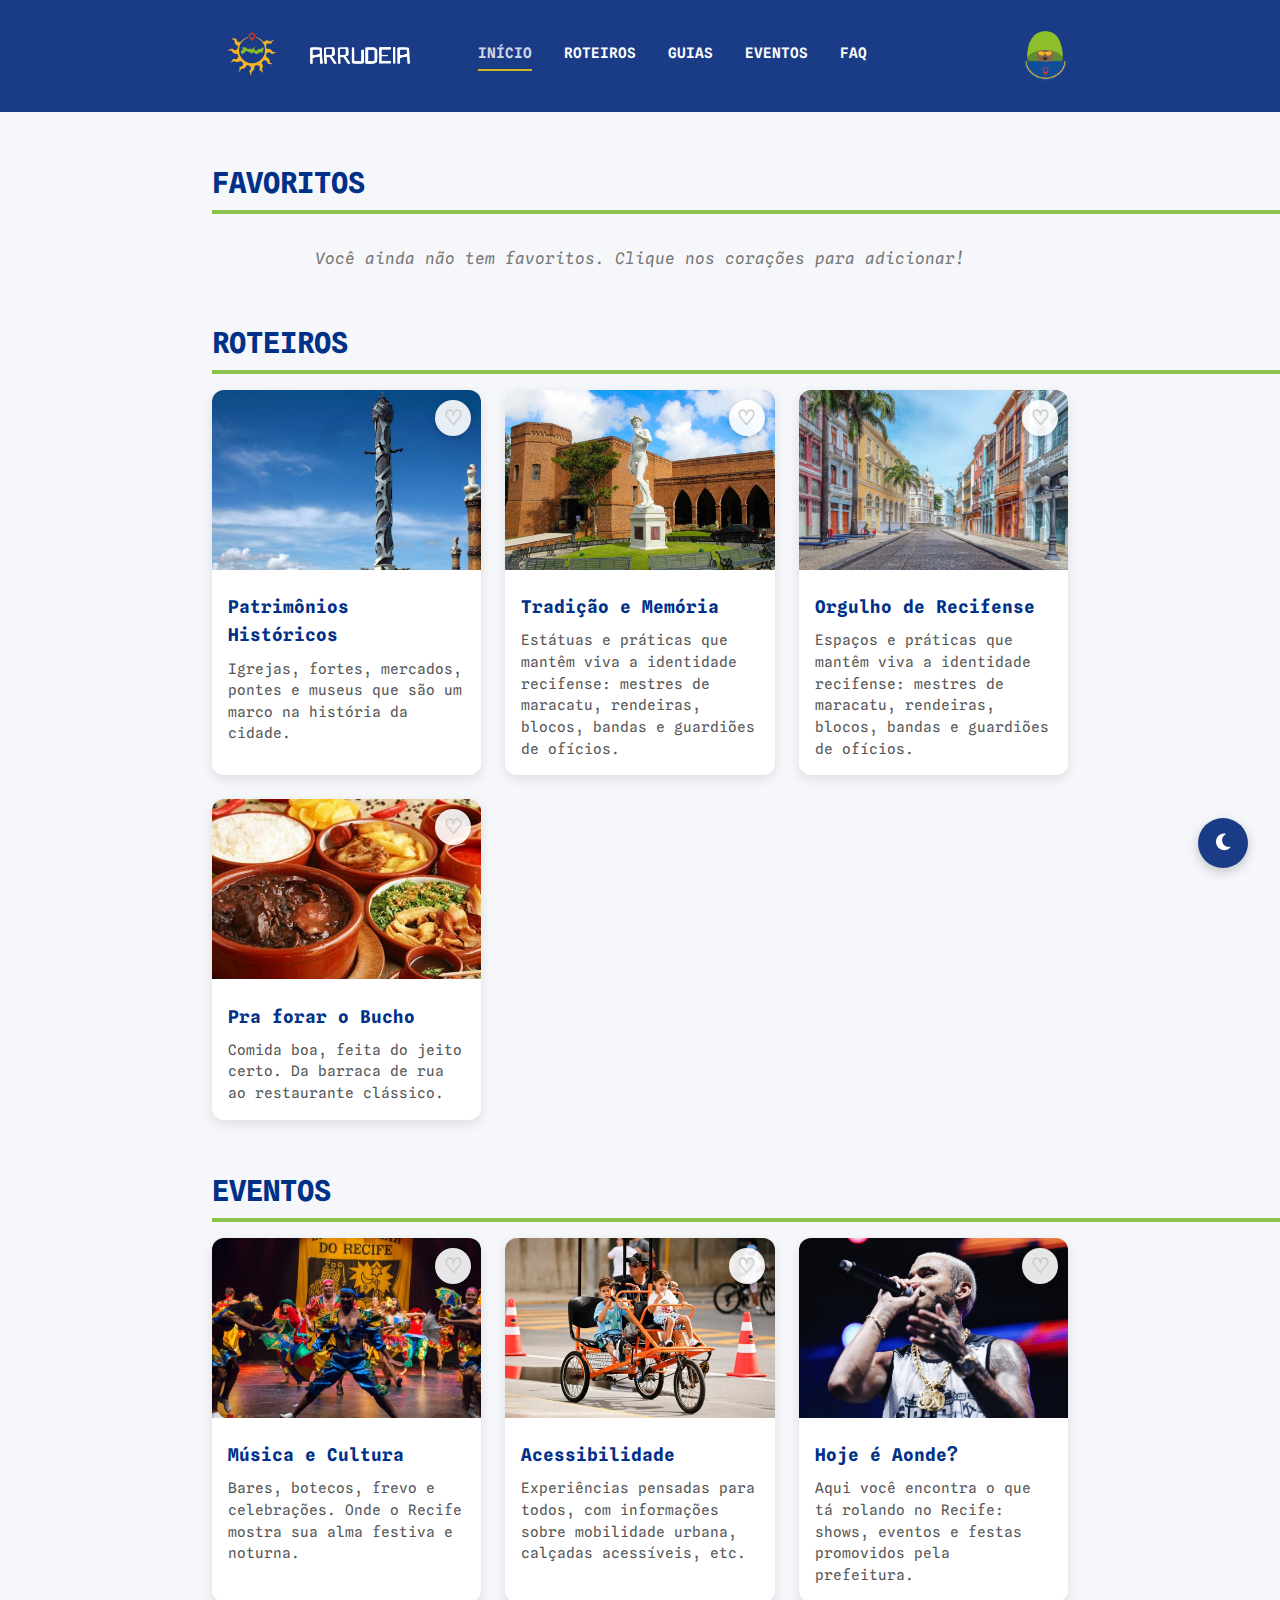
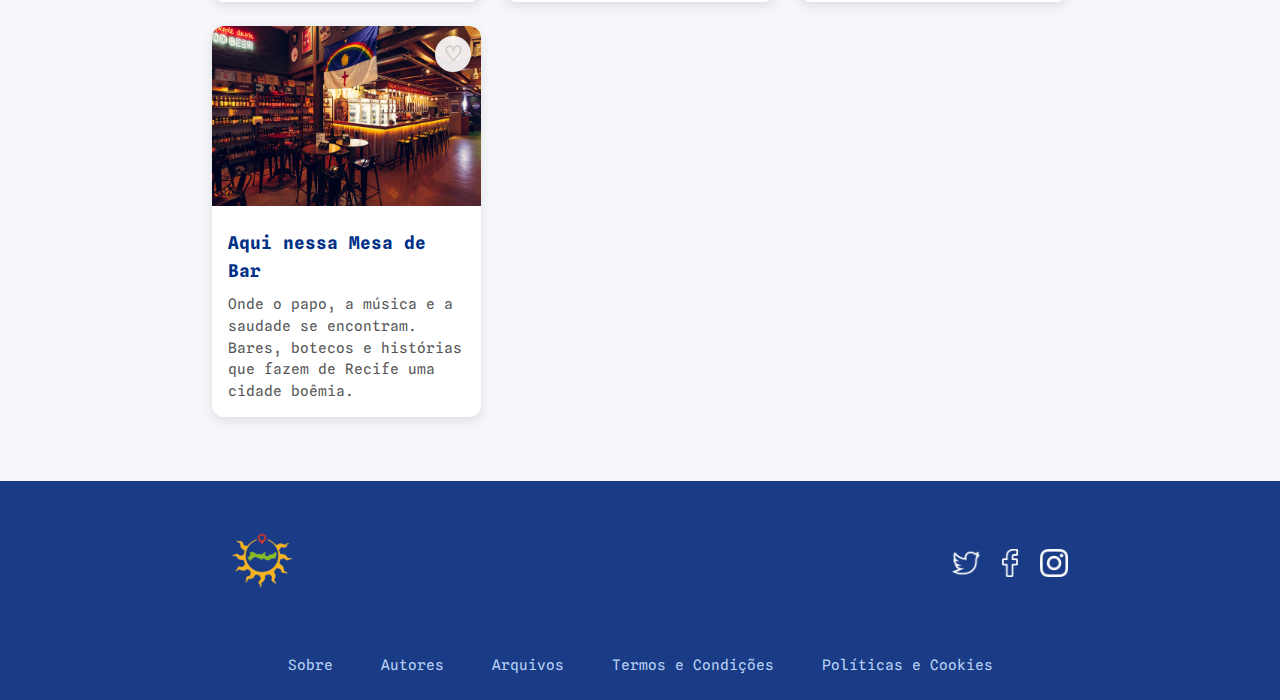
<file: pi_arrudeia-main/index.html>
<!DOCTYPE html>
<html lang="pt-BR">
<head>
  <meta charset="UTF-8" />
  <meta name="viewport" content="width=device-width, initial-scale=1.0"/>
  <title>Arrudeia - Página Inicial</title>
  <link rel="stylesheet" href="css/home.css" />
  <link href="https://fonts.googleapis.com/css2?family=Montserrat:wght@400;600;700&display=swap" rel="stylesheet">
  <link rel="stylesheet" href="css/theme.css" />
  <link rel="stylesheet" href="https://cdnjs.cloudflare.com/ajax/libs/font-awesome/6.5.0/css/all.min.css">
  <link rel="preconnect" href="https://fonts.googleapis.com">
  <link rel="preconnect" href="https://fonts.gstatic.com" crossorigin>
  <link href="https://fonts.googleapis.com/css2?family=Spline+Sans+Mono:ital,wght@0,300..700;1,300..700&display=swap" rel="stylesheet">
  <link rel="icon" href="assets/logo colorida 1.png" type="image/x-icon">
  <link rel="shortcut icon" href="assets/logo colorida 1.png" type="image/x-icon">
</head>
<body>

  <!-- Botão de tema -->
  <button class="theme-toggle" aria-label="Alternar tema">
    <i class="fas fa-moon"></i>
  </button>

  <header class="header">
    <div class="container header-content">
      <div class="logo">
        <img src="assets/logo-arrudeia.png" style="height: 80px; width: auto;" alt="Arrudeia" class="logo-img">
        <span class="logo-text"><img src="assets/arrudeia_branco.png" alt="logo" style="width: 100px;"></span>
      </div>
      <nav class="nav">
        <a href="index.html" class="nav-link active">Início</a>
        <a href="feed.html" class="nav-link">ROTEIROS</a>
        <a href="guias.html" class="nav-link">GUIAS</a>
        <a href="eventos.html" class="nav-link">EVENTOS</a>
        <a href="faq.html" class="nav-link">FAQ</a>
      </nav>
      <div class="user">
        <a href="login.html"></a>
        <img src="assets/user-avatar.png" style="width: auto; height: 50px;" alt="User" class="user-avatar">
      </div>
    </div>
  </header>

  <!-- Main Content -->
  <main class="container">

    <!-- Favoritos -->
    <section class="section" id="favoritos-section">
      <h2 class="section-title">FAVORITOS</h2>
      <div class="grid" id="favoritos-grid">
        <!-- Preenchido dinamicamente -->
      </div>
      <p id="empty-favorites" class="empty-message" style="display: none; text-align: center; color: #777; margin-top: 1rem;">
        Você ainda não tem favoritos. Clique nos corações para adicionar!
      </p>
    </section>

    <!-- Roteiros -->
    <section class="section">
      <h2 class="section-title">ROTEIROS</h2>
      <div class="grid" id="roteiros-grid">
        <!-- Cards gerados via JS -->
      </div>
    </section>

    <!-- Eventos -->
    <section class="section">
      <h2 class="section-title">EVENTOS</h2>
      <div class="grid" id="eventos-grid">
        <!-- Cards gerados via JS -->
      </div>
    </section>

  </main>

  <!-- Footer -->
  <footer class="footer">
    <div class="container footer-content">
      <div class="footer-logo">
        <img src="assets/logo-arrudeia.png" alt="Arrudeia" class="footer-logo-img">
      </div>
      <div class="social">
        <a href="#"><img src="assets/twitter.png" alt="Twitter"></a>
        <a href="#"><img src="assets/facebook.png" alt="Facebook"></a>
        <a href="#"><img src="assets/instagram.png" alt="Instagram"></a>
      </div>
    </div>
    <div class="footer-links container">
      <a href="#">Sobre</a>
      <a href="#">Autores</a>
      <a href="#">Arquivos</a>
      <a href="#">Termos e Condições</a>
      <a href="#">Políticas e Cookies</a>
    </div>
  </footer>

  <!-- JavaScript -->
  <script src="js/theme_toggle.js"></script>
  <script src="js/script_home.js"></script>
</body>

</html>
</file>
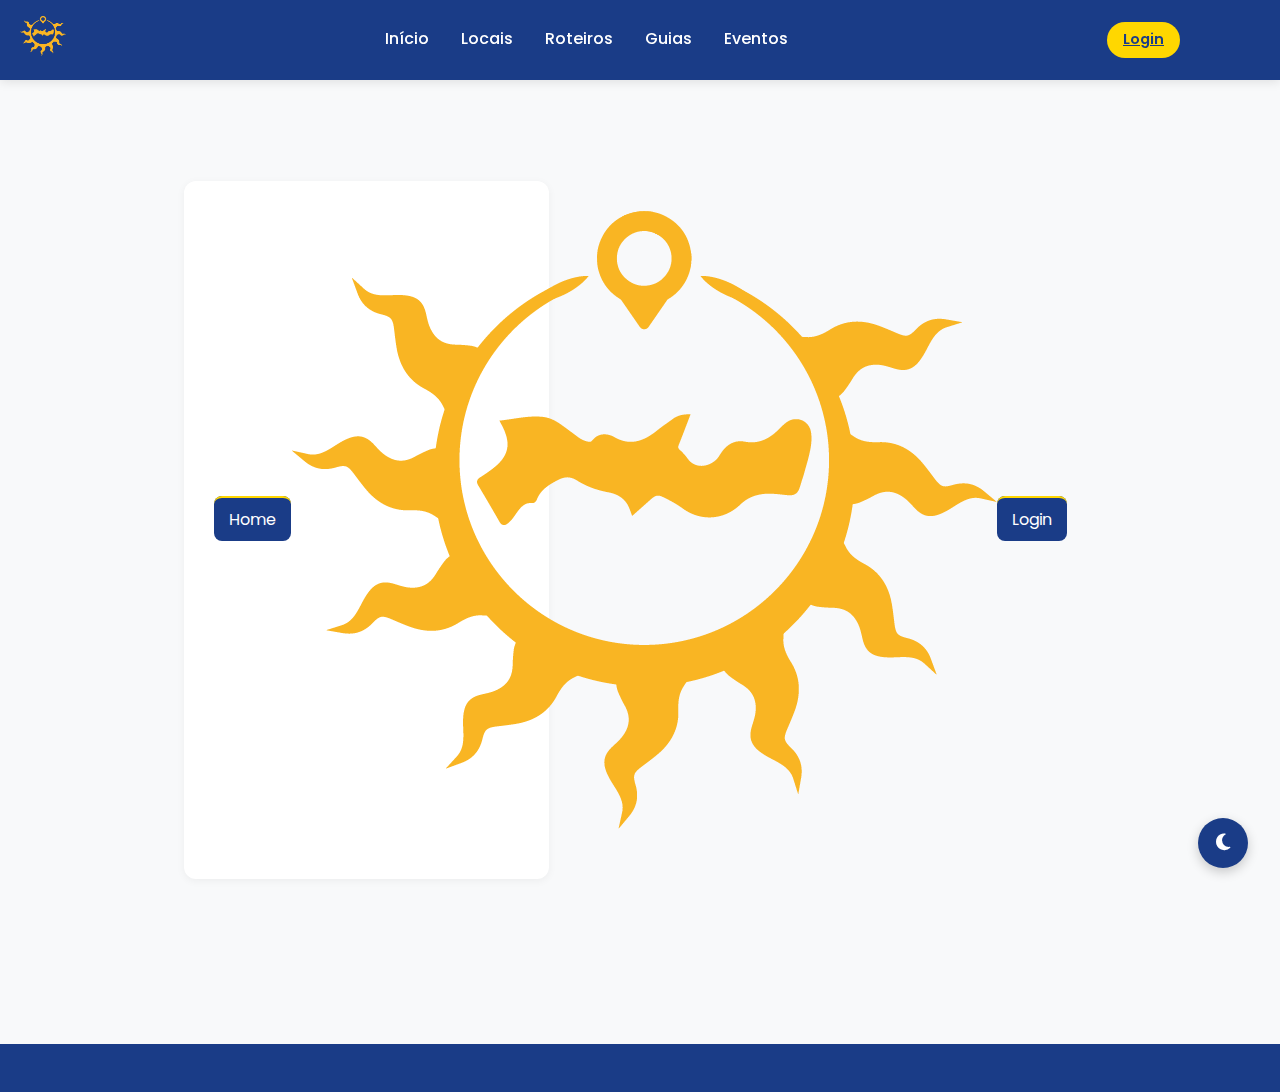
<file: pi_arrudeia-main/cadastro.html>
<!DOCTYPE html>
<html lang="pt-br">
<head>
  <meta charset="UTF-8">
  <meta name="viewport" content="width=device-width, initial-scale=1.0">
  <link rel="stylesheet" href="css/style.css" />
  <title>Tela de Cadastro</title>
  <link href="https://fonts.googleapis.com/css2?family=Poppins:wght@400;500;600;700&display=swap" rel="stylesheet">
  <link rel="stylesheet" href="https://cdnjs.cloudflare.com/ajax/libs/font-awesome/6.5.0/css/all.min.css">
</head>
<body>
  <!-- Botão de tema -->
  <button class="theme-toggle" aria-label="Alternar tema">
    <i class="fas fa-moon"></i>
  </button>

  <!-- Header -->
  <header class="header">
    <div class="container">
      <div class="logo">
        <img src="assets/logo_amarelo.png" alt="Arrudeia" />
      </div>
      <nav class="nav">
        <a href="home.html">Início</a>
        <a href="#">Locais</a>
        <a href="feed.html">Roteiros</a>
        <a href="#">Guias</a>
        <a href="#">Eventos</a>
      </nav>
      <div class="user">
        <a href="login.html" class="user-name">Login</a>
      </div>
    </div>
  </header>

  <main class="main_login">
    <div class="container">
      <form action="" class="login-box">
        <div class="cad">
          <h2><a href="home.html" class="link">Home</a></h2>
          <img class="logo" src="assets/logo_amarelo.png" alt="logo">
          <h2><a href="login.html" class="link">Login</a></h2>  
        </div>
        
        <!-- ... inputs iguais ... -->
      </form>
    </div>
  </main>

  <!-- Footer -->
  <footer class="footer">
    <!-- ... igual -->
  </footer>

  <script>
    // Script toggle inline (igual feed)
    const themeToggle = document.querySelector('.theme-toggle');
    const currentTheme = localStorage.getItem('theme');
    const icon = themeToggle.querySelector('i');

    if (currentTheme === 'dark') {
      document.documentElement.setAttribute('data-theme', 'dark');
      icon.classList.replace('fa-moon', 'fa-sun');
    } else {
      document.documentElement.removeAttribute('data-theme');
      icon.classList.replace('fa-sun', 'fa-moon');
    }

    themeToggle.addEventListener('click', () => {
      const isDark = document.documentElement.hasAttribute('data-theme');
      if (isDark) {
        document.documentElement.removeAttribute('data-theme');
        icon.classList.replace('fa-sun', 'fa-moon');
        localStorage.setItem('theme', 'light');
      } else {
        document.documentElement.setAttribute('data-theme', 'dark');
        icon.classList.replace('fa-moon', 'fa-sun');
        localStorage.setItem('theme', 'dark');
      }
    });
  </script>
</body>
</html>
</file>
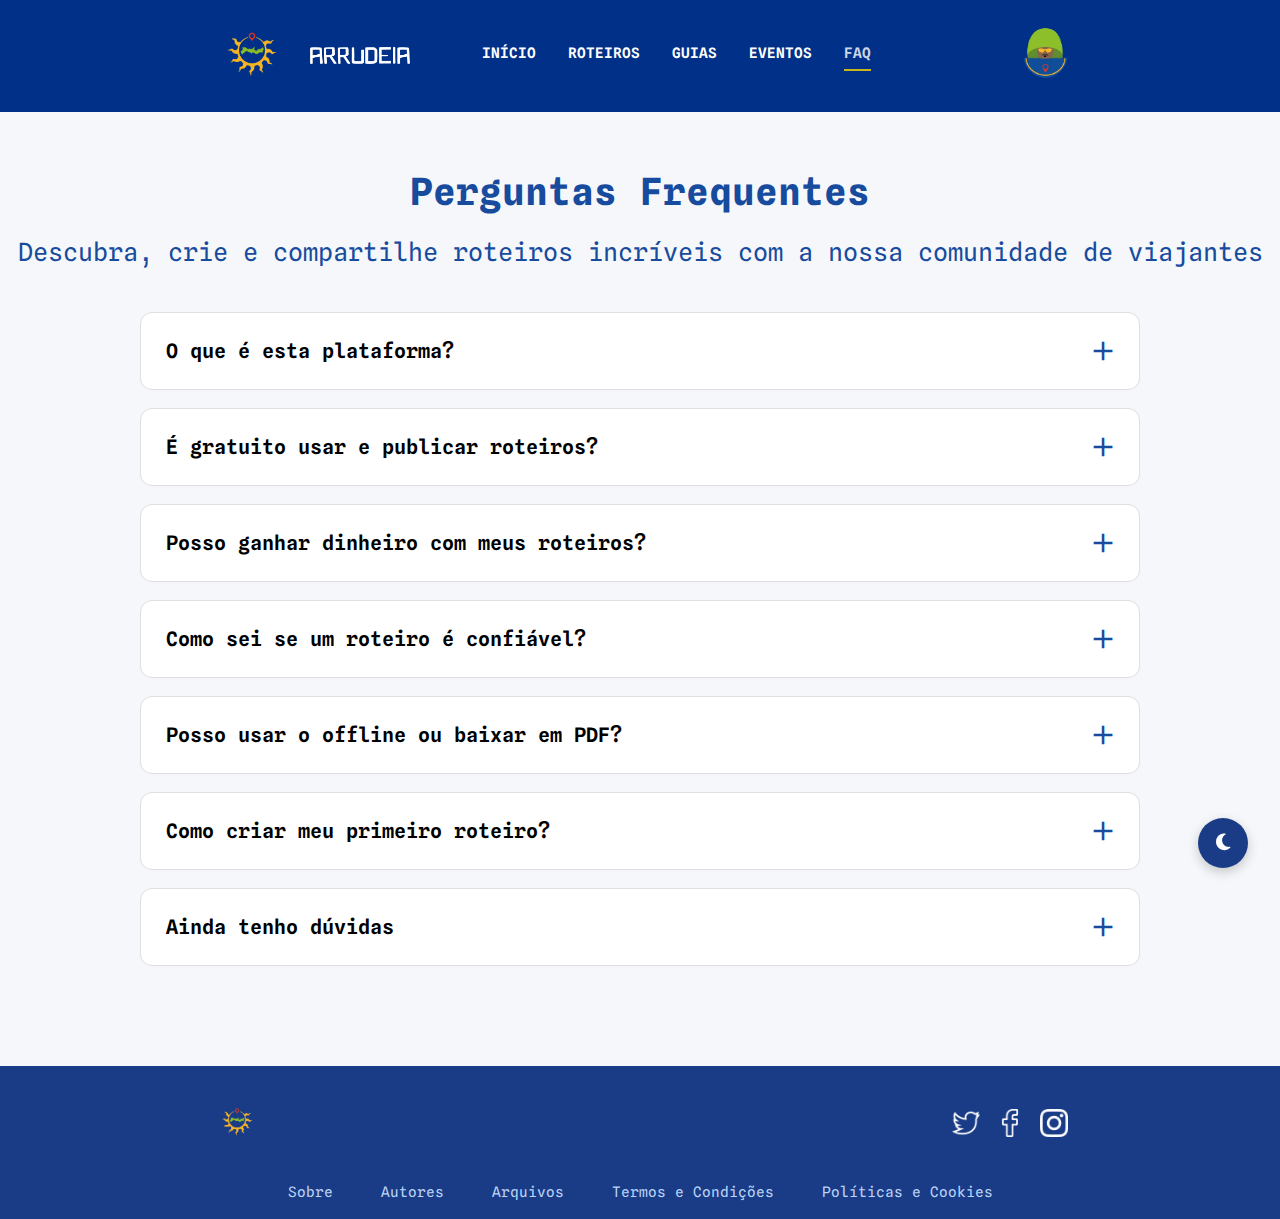
<file: pi_arrudeia-main/faq.html>
<!DOCTYPE html>
<html lang="pt-br">
<head>
    <meta charset="UTF-8">
    <meta name="viewport" content="width=device-width, initial-scale=1.0">
    <title>Arrudeia - FAQ</title>
    <link rel="stylesheet" href="css/home.css" />
    <link href="https://fonts.googleapis.com/css2?family=Montserrat:wght@400;600;700&display=swap" rel="stylesheet">
    <link rel="stylesheet" href="css/theme.css" />
    <link rel="stylesheet" href="https://cdnjs.cloudflare.com/ajax/libs/font-awesome/6.5.0/css/all.min.css">
    <link rel="preconnect" href="https://fonts.googleapis.com">
    <link rel="stylesheet" href="https://fonts.googleapis.com/css2?family=Material+Symbols+Outlined:opsz,wght,FILL,GRAD@24,400,0,0&icon_names=add"/>
    <link rel="preconnect" href="https://fonts.gstatic.com" crossorigin>
    <link href="https://fonts.googleapis.com/css2?family=Spline+Sans+Mono:ital,wght@0,300..700;1,300..700&display=swap" rel="stylesheet">
    <link rel="stylesheet" href="css/faq.css">
    <link rel="icon" href="assets/logo colorida 1.png" type="image/x-icon">
    <link rel="shortcut icon" href="assets/logo colorida 1.png" type="image/x-icon">
</head>

<body>
    <!-- Botão de tema -->
  <button class="theme-toggle" aria-label="Alternar tema">
    <i class="fas fa-moon"></i>
  </button>
  <!-- Header -->
  <header class="header">
    <div class="container header-content">
      <div class="logo">
        <img src="assets/logo-arrudeia.png" style="height: 80px; width: auto;" alt="Arrudeia" class="logo-img">
        <span class="logo-text"><img src="assets/arrudeia_branco.png" alt="logo" style="width: 100px;"></span>
      </div>
      <nav class="nav">
        <a href="index.html" class="nav-link">Início</a>
        <a href="feed.html" class="nav-link">ROTEIROS</a>
        <a href="guias.html" class="nav-link">GUIAS</a>
        <a href="eventos.html" class="nav-link">EVENTOS</a>
        <a href="faq.html" class="nav-link active">FAQ</a>
      </nav>
      <div class="user">
        <a href="login.html">
            <img src="assets/user-avatar.png" style="width: auto; height: 50px;" alt="User" class="user-avatar">
        </a>
      </div>
    </div>
  </header>
    <main>
        <section class="perguntas-frequentes">
            <div>
                <h2>Perguntas Frequentes</h2>
                <p class="texto-perguntas-frequentes">Descubra, crie e compartilhe roteiros incríveis com a nossa comunidade de viajantes</p>
            </div>
        </section>
        <section class="perguntas-respostas">
            <div class="faq-item">
                <div class="faq-question">
                    <h3>O que é esta plataforma?</h3>
                    <span class="material-symbols-outlined toggle-icon">add</span>
                </div>
                <p class="faq-answer">
                    Um espaço colaborativo onde viajantes publicam seus roteiros reais...
                </p>
            </div>

            <div class="faq-item">
                <div class="faq-question">
                    <h3>É gratuito usar e publicar roteiros?</h3>
                    <span class="material-symbols-outlined toggle-icon">add</span>
                </div>
                <p class="faq-answer">
                    Sim! O nosso projeto busca democratizar o acesso à cultura e ao lazer e a publicação e leitura de roteiros é livre de custos para o usuário comum.
                </p>
            </div>

            <div class="faq-item">
                <div class="faq-question">
                    <h3>Posso ganhar dinheiro com meus roteiros?</h3>
                    <span class="material-symbols-outlined toggle-icon">add</span>
                </div>
                <p class="faq-answer">
                    Sim! A plataforma oferece uma funcionalidade de monetização para os criadores de conteúdo, permitindo que guias e criadores de roteiros cobrem por seus itinerários especializados.
                </p>
            </div>

            <div class="faq-item">
                <div class="faq-question">
                    <h3>Como sei se um roteiro é confiável?</h3>
                    <span class="material-symbols-outlined toggle-icon">add</span>
                </div>
                <p class="faq-answer">
                    A confiabilidade é garantida através de um sistema de avaliação e comentários dos próprios usuários. Ao ver a pontuação e ler as experiências de outros viajantes, você pode verificar a qualidade, a precisão e a segurança do roteiro antes de segui-lo.
                </p>
            </div>

            <div class="faq-item">
                <div class="faq-question">
                    <h3>Posso usar o offline ou baixar em PDF?</h3>
                    <span class="material-symbols-outlined toggle-icon">add</span>
                </div>
                <p class="faq-answer">
                    No momento não, essa função deve ser implementada no futuro.
                </p>
            </div>

            <div class="faq-item">
                <div class="faq-question">
                    <h3>Como criar meu primeiro roteiro?</h3>
                    <span class="material-symbols-outlined toggle-icon">add</span>
                </div>
                <p class="faq-answer">
                    Após o cadastro e login, o usuário vai entrar na guia de roteiros e na área reservada a publicação ele pode escrever seu roteiro e publicar.
                </p>
            </div>

            <div class="faq-item">
                <div class="faq-question">
                    <h3>Ainda tenho dúvidas</h3>
                    <span class="material-symbols-outlined toggle-icon">add</span>
                </div>
                <p class="faq-answer">
                    O arrudeia é útil para pequenos empreendedores e comércios locais (pois é um canal estratégico para aumentar a visibilidade do negócio), para produtores de eventos (temos uma área reservada para a divulgação de eventos, ajudando a conectar o público a toda a agenda cultural e de lazer de Recife) e para o turismo sustentável (valorizamos rotas alternativas e pequenos negócios, reduzindo a pressão sobre áreas turísticas saturadas. Muitos roteiros cadastrados priorizam deslocamentos a pé, de bicicleta ou por transporte público, contribuindo para a redução da emissão de poluentes).
                </p>
            </div>

        </section>

    </main>

    <footer class="footer">
    <div class="container footer-content">
      <div class="footer-logo">
        <img src="assets/logo-arrudeia.png" alt="Arrudeia" class="footer-logo-img">
      </div>
      <div class="social">
        <a href="#"><img src="assets/twitter.png" alt="Twitter"></a>
        <a href="#"><img src="assets/facebook.png" alt="Facebook"></a>
        <a href="#"><img src="assets/instagram.png" alt="Instagram"></a>
      </div>
    </div>
    <div class="footer-links container">
      <a href="#">Sobre</a>
      <a href="#">Autores</a>
      <a href="#">Arquivos</a>
      <a href="#">Termos e Condições</a>
      <a href="#">Políticas e Cookies</a>
    </div>
  </footer>
    
<script>
const itens = document.querySelectorAll('.faq-item');

itens.forEach((item) => {
    let icon = item.querySelector('.material-symbols-outlined');
    let answer = item.querySelector('.faq-answer');
    if (!icon || !answer) {
        return;
    }
    icon.addEventListener('click', () => {
        if (answer.style.display === "block") {
            answer.style.display = "none";
            icon.textContent = "+";
        } else {
            answer.style.display = "block";
            icon.textContent = "−";
        }
    });
});
</script>
<script src="js/theme_toggle.js"></script>

</body>
</html>
</file>
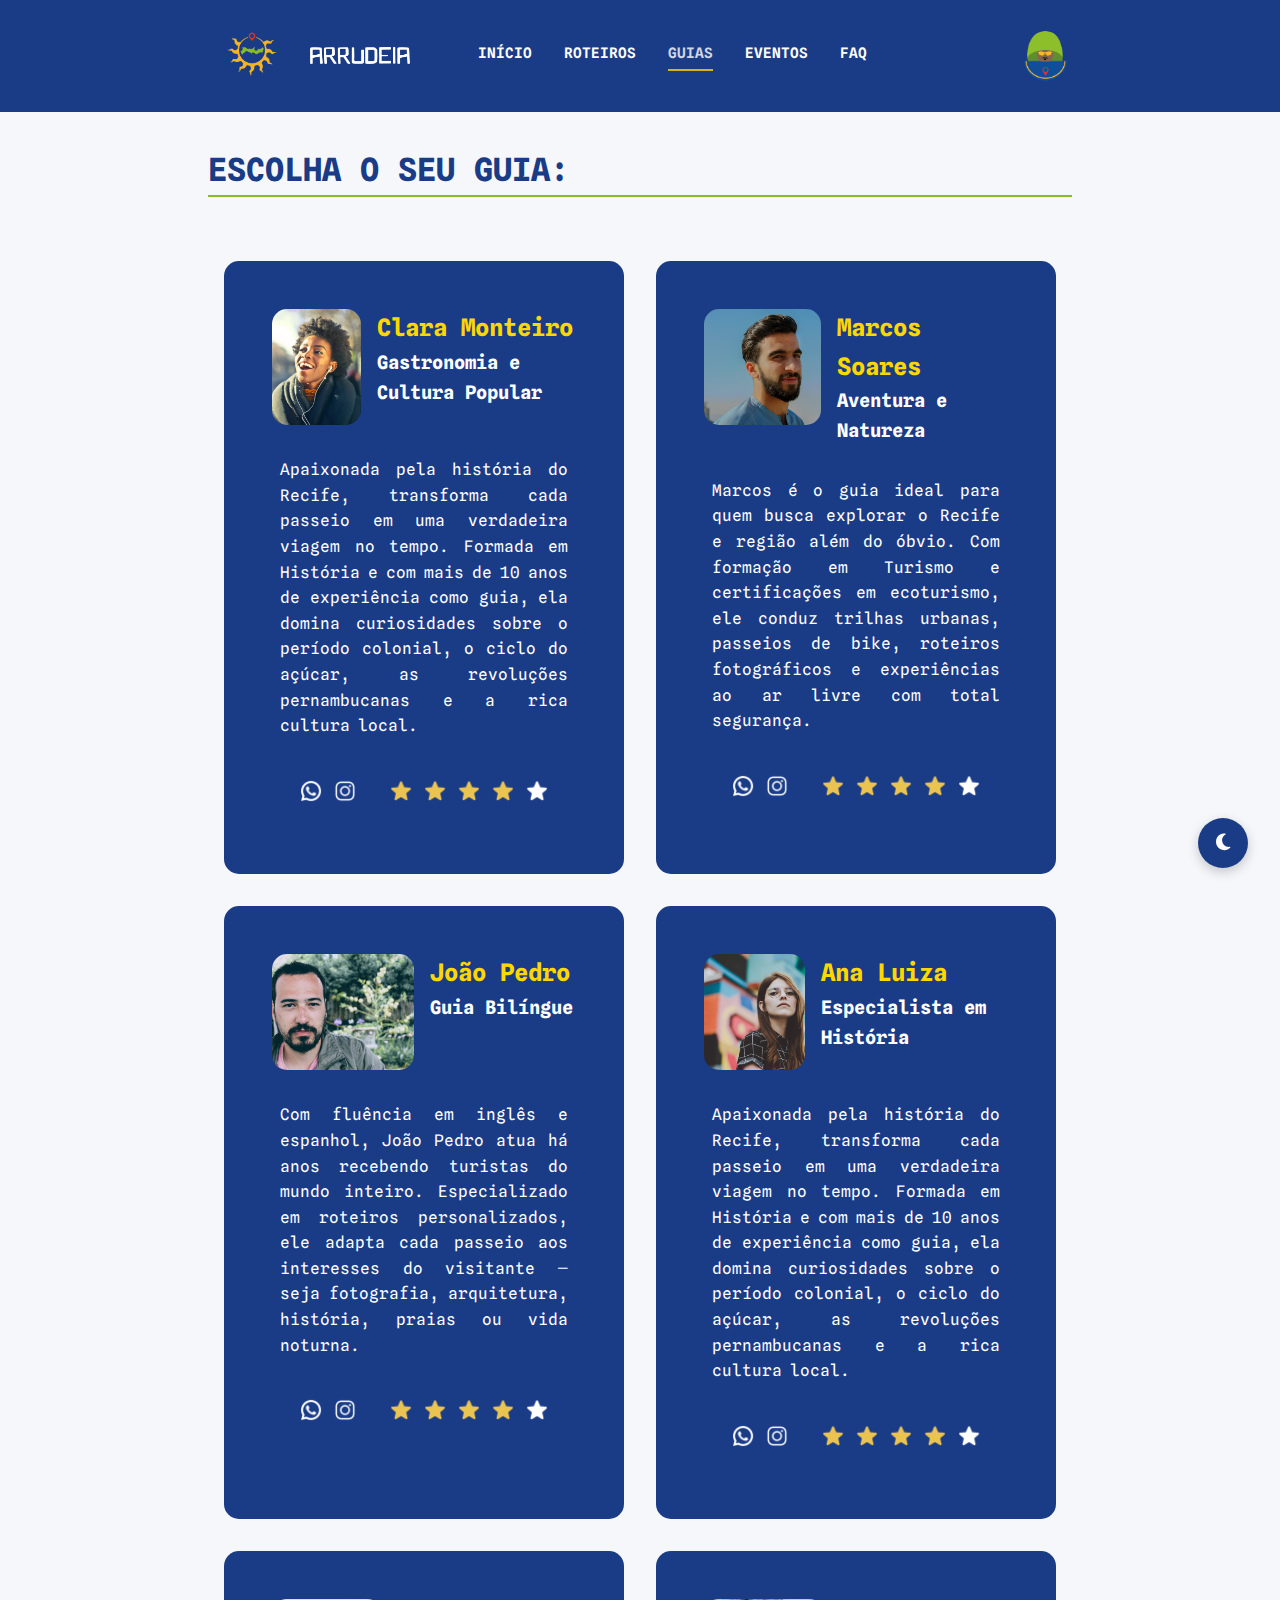
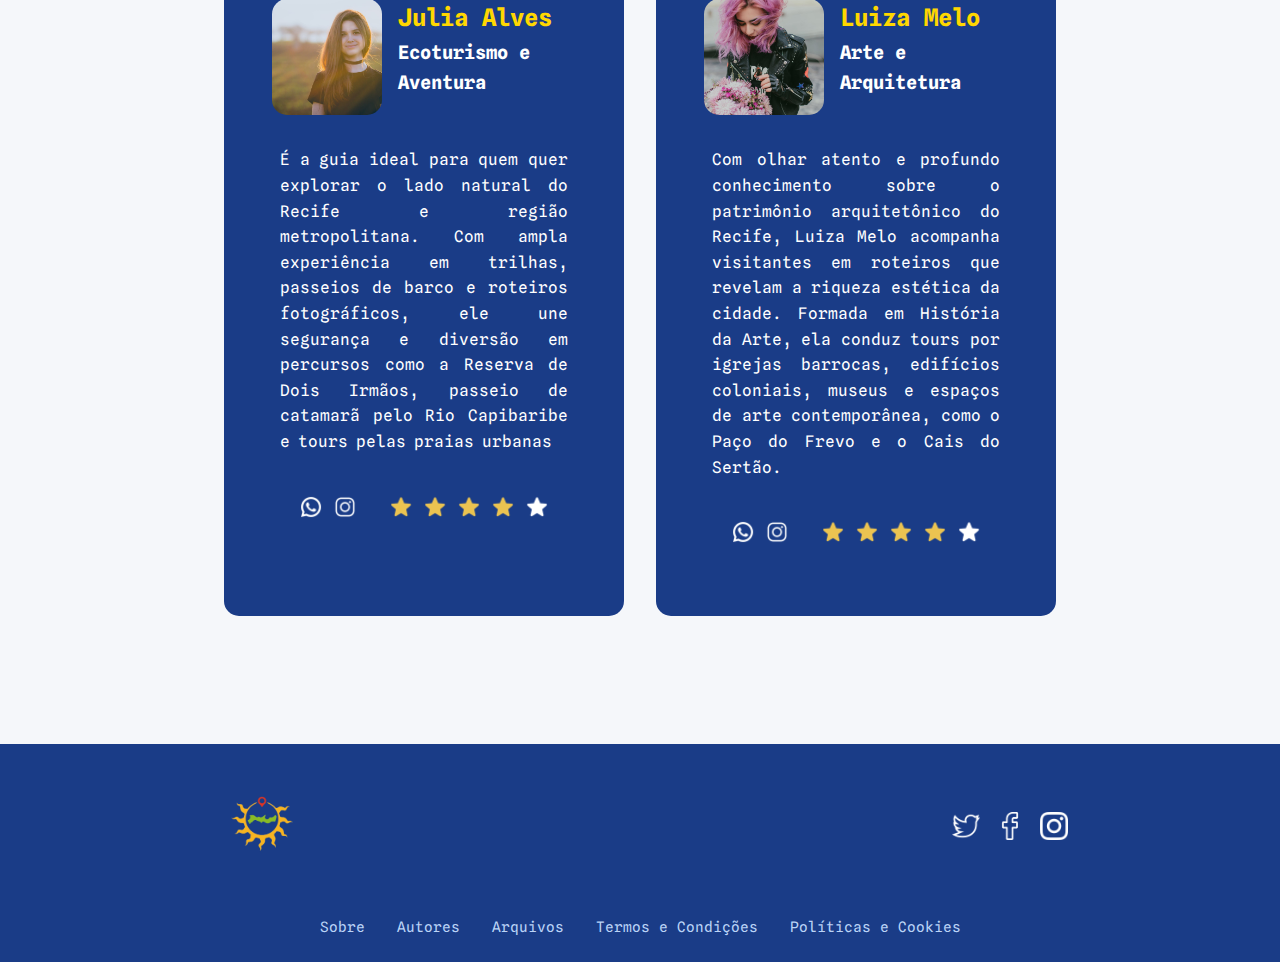
<file: pi_arrudeia-main/guias.html>
<!DOCTYPE html>
<html lang="pt-br">

<head>
    <meta charset="UTF-8">
    <meta name="viewport" content="width=device-width, initial-scale=1.0">
    <link rel="stylesheet" href="css/guias.css">
    <link rel="stylesheet" href="css/theme.css">
    <link rel="stylesheet" href="https://cdnjs.cloudflare.com/ajax/libs/font-awesome/6.5.0/css/all.min.css">
    <link rel="preconnect" href="https://fonts.googleapis.com">
    <link rel="preconnect" href="https://fonts.gstatic.com" crossorigin>
    <link href="https://fonts.googleapis.com/css2?family=Spline+Sans+Mono:ital,wght@0,300..700;1,300..700&display=swap"
        rel="stylesheet">
    <link rel="icon" href="assets/logo colorida 1.png" type="image/x-icon">
    <link rel="shortcut icon" href="assets/logo colorida 1.png" type="image/x-icon">
    <title>Arrudeia - Guias</title>
</head>
<!-- Pagina Guia logada -->

<body>
    <!-- Botão de tema -->
    <button class="theme-toggle" aria-label="Alternar tema">
        <i class="fas fa-moon"></i>
    </button>
    <!-- Header -->
    <header class="header">
        <div class="container header-content">
            <div class="logo">
                <img src="assets/logo-arrudeia.png" style="height: 80px; width: auto;" alt="Arrudeia" class="logo-img">
                <span class="logo-text"><img src="assets/arrudeia_branco.png" alt="logo" style="width: 100px;"></span>
            </div>
            <nav class="nav">
                <a href="index.html" class="nav-link">Início</a>
                <a href="feed.html" class="nav-link">ROTEIROS</a>
                <a href="guias.html" class="nav-link active">GUIAS</a>
                <a href="eventos.html" class="nav-link">EVENTOS</a>
                <a href="faq.html" class="nav-link">FAQ</a>
            </nav>
            <div class="user">
                <a href="login.html"></a>
                <img src="assets/user-avatar.png" style="width: auto; height: 50px;" alt="User" class="user-avatar">
            </div>
        </div>
    </header>
    <!-- main -->
    <main class="mains">
        <section>
            <div class="titulo">
                <h1>ESCOLHA O SEU GUIA:</h1>
            </div>
        </section>
        <section class="guias-painel">
            <div class="guia">
                <div class="guia-header">
                    <div class="guia_img">
                        <img src="assets/mulher_fone.jpg" alt="mulher">
                    </div>
                    <div class="guia-nome">
                        <h2>Clara Monteiro</h2>
                        <h3>Gastronomia e Cultura Popular</h3>
                    </div>
                </div>
                <div class="guia-descricao">
                    <p>
                        Apaixonada pela história do Recife, transforma cada passeio em uma verdadeira viagem no tempo.
                        Formada em História e com mais de 10 anos de experiência como guia, ela domina curiosidades
                        sobre o período colonial, o ciclo do açúcar, as revoluções pernambucanas e a rica cultura local.
                    </p>
                </div>
                <div class="guia-social">
                    <div class="icones">
                        <span>
                            <img src="assets/whats.png" alt="whats">
                            <img src="assets/insta.png" alt="instagram">
                        </span>
                        <span>
                            <img src="assets/star-y.png" alt="rating">
                            <img src="assets/star-y.png" alt="rating">
                            <img src="assets/star-y.png" alt="rating">
                            <img src="assets/star-y.png" alt="rating">
                            <img src="assets/star-w.png" alt="rating">
                        </span>
                    </div>
                </div>
            </div>
            <div class="guia">
                <div class="guia-header">
                    <div class="guia_img">
                        <img src="assets/homem_perfil.jpg" alt="homem">
                    </div>
                    <div class="guia-nome">
                        <h2>Marcos Soares</h2>
                        <h3>Aventura e Natureza</h3>
                    </div>
                </div>
                <div class="guia-descricao">
                    <p>
                        Marcos é o guia ideal para quem busca explorar o Recife e região além do óbvio. Com formação em
                        Turismo e certificações em ecoturismo, ele conduz trilhas urbanas, passeios de bike, roteiros
                        fotográficos e experiências ao ar livre com total segurança.
                    </p>
                </div>
                <div class="guia-social">
                    <div class="icones">
                        <span>
                            <img src="assets/whats.png" alt="whats">
                            <img src="assets/insta.png" alt="instagram">
                        </span>
                        <span>
                            <img src="assets/star-y.png" alt="rating">
                            <img src="assets/star-y.png" alt="rating">
                            <img src="assets/star-y.png" alt="rating">
                            <img src="assets/star-y.png" alt="rating">
                            <img src="assets/star-w.png" alt="rating">
                        </span>
                    </div>
                </div>
            </div>
            <div class="guia">
                <div class="guia-header">
                    <div class="guia_img">
                        <img src="assets/homem_frente.jpg" alt="homem">
                    </div>
                    <div class="guia-nome">
                        <h2>João Pedro</h2>
                        <h3>Guia Bilíngue</h3>
                    </div>
                </div>
                <div class="guia-descricao">
                    <p>
                        Com fluência em inglês e espanhol, João Pedro atua há anos recebendo turistas do mundo inteiro.
                        Especializado em roteiros personalizados, ele adapta cada passeio aos interesses do visitante —
                        seja fotografia, arquitetura, história, praias ou vida noturna.
                    </p>
                </div>
                <div class="guia-social">
                    <div class="icones">
                        <span>
                            <img src="assets/whats.png" alt="whats">
                            <img src="assets/insta.png" alt="instagram">
                        </span>
                        <span>
                            <img src="assets/star-y.png" alt="rating">
                            <img src="assets/star-y.png" alt="rating">
                            <img src="assets/star-y.png" alt="rating">
                            <img src="assets/star-y.png" alt="rating">
                            <img src="assets/star-w.png" alt="rating">
                        </span>
                    </div>
                </div>
            </div>
            <div class="guia">
                <div class="guia-header">
                    <div class="guia_img">
                        <img src="assets/mulher_oculos.jpg" alt="homem">
                    </div>
                    <div class="guia-nome">
                        <h2>Ana Luiza </h2>
                        <h3>Especialista em História </h3>
                    </div>
                </div>
                <div class="guia-descricao">
                    <p>
                        Apaixonada pela história do Recife, transforma cada passeio em uma verdadeira viagem no tempo.
                        Formada em História e com mais de 10 anos de experiência como guia, ela domina curiosidades
                        sobre o período colonial, o ciclo do açúcar, as revoluções pernambucanas e a rica cultura local.
                    </p>
                </div>
                <div class="guia-social">
                    <div class="icones">
                        <span>
                            <img src="assets/whats.png" alt="whats">
                            <img src="assets/insta.png" alt="instagram">
                        </span>
                        <span>
                            <img src="assets/star-y.png" alt="rating">
                            <img src="assets/star-y.png" alt="rating">
                            <img src="assets/star-y.png" alt="rating">
                            <img src="assets/star-y.png" alt="rating">
                            <img src="assets/star-w.png" alt="rating">
                        </span>
                    </div>
                </div>
            </div>
            <div class="guia">
                <div class="guia-header">
                    <div class="guia_img">
                        <img src="assets/mulher_porSol.jpg" alt="homem">
                    </div>
                    <div class="guia-nome">
                        <h2>Julia Alves</h2>
                        <h3>Ecoturismo e Aventura</h3>
                    </div>
                </div>
                <div class="guia-descricao">
                    <p>
                        É a guia ideal para quem quer explorar o lado natural do Recife e região metropolitana. Com
                        ampla experiência em trilhas, passeios de barco e roteiros fotográficos, ele une segurança e
                        diversão em percursos como a Reserva de Dois Irmãos, passeio de catamarã pelo Rio Capibaribe e
                        tours pelas praias urbanas
                    </p>
                </div>
                <div class="guia-social">
                    <div class="icones">
                        <span>
                            <img src="assets/whats.png" alt="whats">
                            <img src="assets/insta.png" alt="instagram">
                        </span>
                        <span>
                            <img src="assets/star-y.png" alt="rating">
                            <img src="assets/star-y.png" alt="rating">
                            <img src="assets/star-y.png" alt="rating">
                            <img src="assets/star-y.png" alt="rating">
                            <img src="assets/star-w.png" alt="rating">
                        </span>
                    </div>
                </div>
            </div>
            <div class="guia">
                <div class="guia-header">
                    <div class="guia_img">
                        <img src="assets/mulher_rosa.jpg" alt="homem">
                    </div>
                    <div class="guia-nome">
                        <h2>Luiza Melo</h2>
                        <h3>Arte e Arquitetura</h3>
                    </div>
                </div>
                <div class="guia-descricao">
                    <p>
                        Com olhar atento e profundo conhecimento sobre o patrimônio arquitetônico do Recife, Luiza Melo
                        acompanha visitantes em roteiros que revelam a riqueza estética da cidade. Formada em História
                        da Arte, ela conduz tours por igrejas barrocas, edifícios coloniais, museus e espaços de arte
                        contemporânea, como o Paço do Frevo e o Cais do Sertão.
                    </p>
                </div>
                <div class="guia-social">
                    <div class="icones">
                        <span>
                            <img src="assets/whats.png" alt="whats">
                            <img src="assets/insta.png" alt="instagram">
                        </span>
                        <span>
                            <img src="assets/star-y.png" alt="rating">
                            <img src="assets/star-y.png" alt="rating">
                            <img src="assets/star-y.png" alt="rating">
                            <img src="assets/star-y.png" alt="rating">
                            <img src="assets/star-w.png" alt="rating">
                        </span>
                    </div>
                </div>
            </div>
        </section>
    </main>
    <!-- Rodapé -->
    <footer class="footer">
        <div class="container footer-content">
            <div class="footer-logo">
                <img src="assets/logo-arrudeia.png" alt="Arrudeia" class="footer-logo-img">
            </div>
            <div class="social">
                <a href="#"><img src="assets/twitter.png" alt="Twitter"></a>
                <a href="#"><img src="assets/facebook.png" alt="Facebook"></a>
                <a href="#"><img src="assets/instagram.png" alt="Instagram"></a>
            </div>
        </div>
        <nav class="footer-links container">
            <a href="#">Sobre</a>
            <a href="#">Autores</a>
            <a href="#">Arquivos</a>
            <a href="#">Termos e Condições</a>
            <a href="#">Políticas e Cookies</a>
        </nav>
    </footer>
    <script src="js/theme_toggle.js"></script>
</body>

</html>
</file>
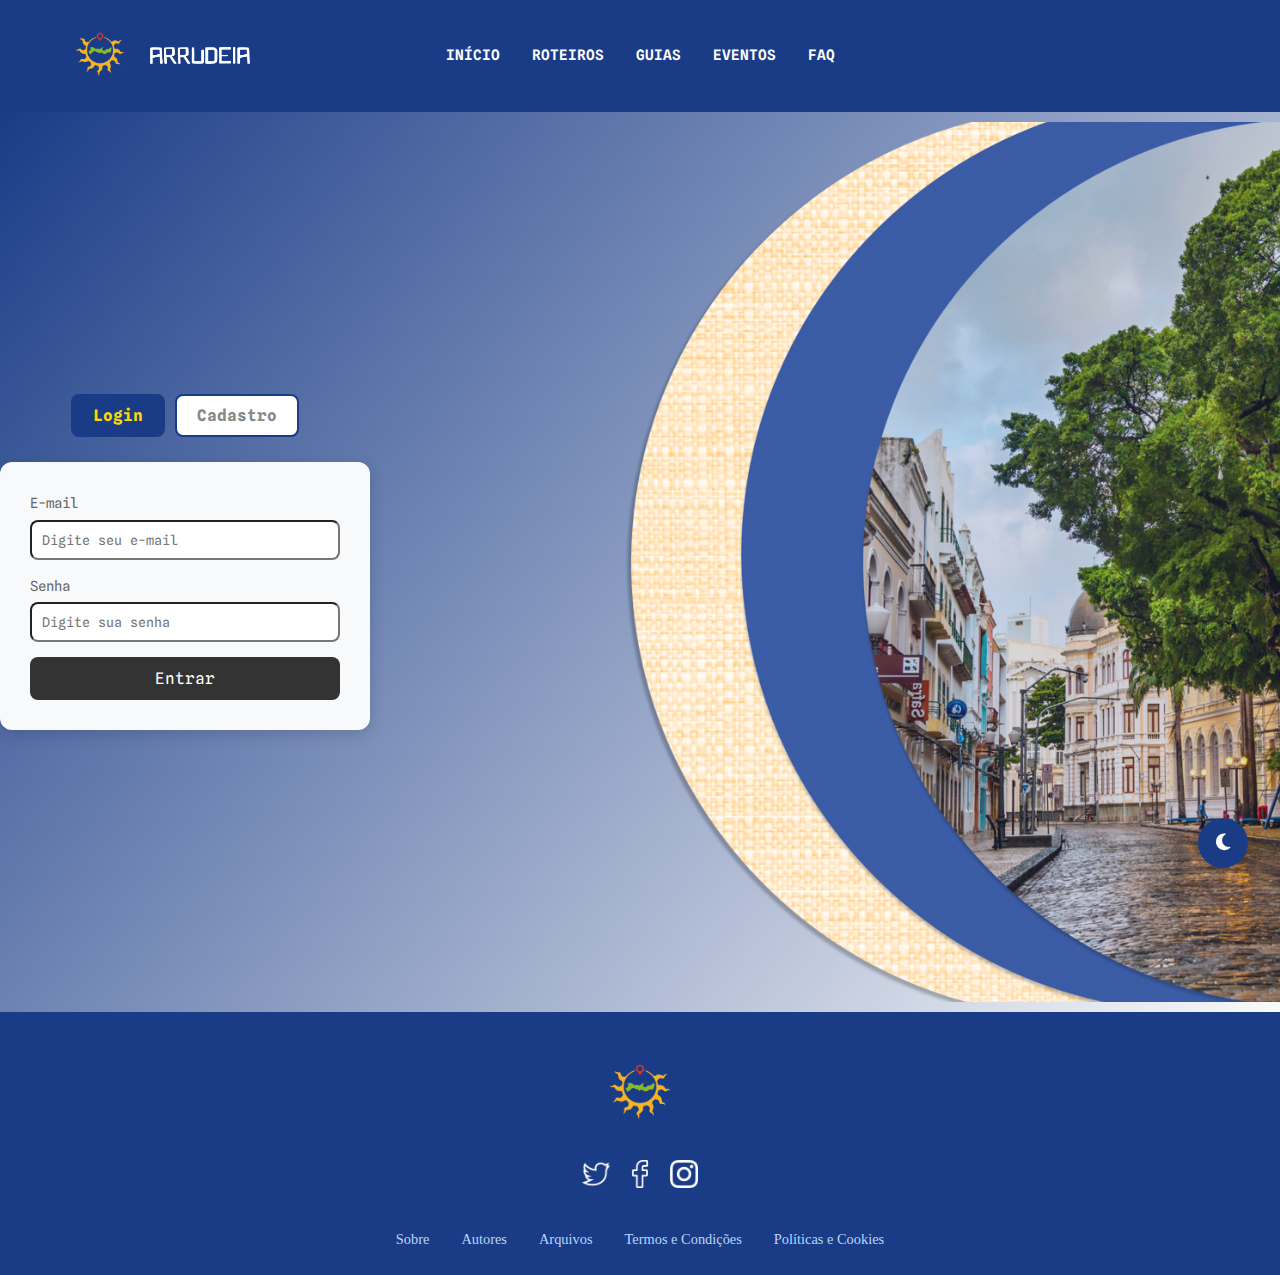
<file: pi_arrudeia-main/login.html>
<!DOCTYPE html>
<html lang="pt-br">

<head>
    <meta charset="UTF-8">
    <meta name="viewport" content="width=device-width, initial-scale=1.0">
    <link rel="stylesheet" href="css/reset.css">
    <link rel="stylesheet" href="css/login.css">
    <link rel="stylesheet" href="css/theme.css">
    <link rel="stylesheet" href="https://cdnjs.cloudflare.com/ajax/libs/font-awesome/6.5.0/css/all.min.css">
    <link rel="preconnect" href="https://fonts.googleapis.com">
    <link rel="preconnect" href="https://fonts.gstatic.com" crossorigin>
    <link href="https://fonts.googleapis.com/css2?family=Spline+Sans+Mono:ital,wght@0,300..700;1,300..700&display=swap"
        rel="stylesheet">
    <link rel="icon" href="assets/logo colorida 1.png" type="image/x-icon">
    <link rel="shortcut icon" href="assets/logo colorida 1.png" type="image/x-icon">
    <title>Arrudeia - Login e Cadastro</title>
</head>

<body>
    <!-- Botão de tema -->
    <button class="theme-toggle" aria-label="Alternar tema">
        <i class="fas fa-moon"></i>
    </button>
    <!-- Header -->
    <header class="header">
        <div class="container header-content">
            <div class="logo">
                <img src="assets/logo-arrudeia.png" style="height: 80px; width: auto;" alt="Arrudeia" class="logo-img">
                <span class="logo-text"><img src="assets/arrudeia_branco.png" alt="logo" style="width: 100px;"></span>
            </div>
            <nav class="nav">
                <a href="index.html" class="nav-link">Início</a>
                <a href="feed.html" class="nav-link">ROTEIROS</a>
                <a href="guias.html" class="nav-link">GUIAS</a>
                <a href="eventos.html" class="nav-link">EVENTOS</a>
                <a href="faq.html" class="nav-link">FAQ</a>
            </nav>
        </div>
    </header>
    <main class="main_login">
        <div class="container_login">

            <!-- Abas -->
            <div class="tabs-login">
                <button id="abaLogin" class="aba active">Login</button>
                <button id="abaCadastro" class="aba">Cadastro</button>
            </div>

            <!-- FORM DE LOGIN -->
            <form id="formLogin" class="login-box active">
                <div class="input-group">
                    <label for="email">E-mail</label>
                    <input type="email" id="email" placeholder="Digite seu e-mail" required>
                </div>
                <div class="input-group">
                    <label for="senha">Senha</label>
                    <input type="password" id="senha" placeholder="Digite sua senha" required>
                </div>
                <button type="submit">Entrar</button>
            </form>

            <!-- FORM DE CADASTRO -->
            <form id="formCadastro" class="login-box">
                <div class="input-group">
                    <label for="nome">Nome completo</label>
                    <input type="text" id="nome" placeholder="Digite seu nome" required>
                </div>
                <div class="input-group">
                    <label for="emailCadastro">E-mail</label>
                    <input type="email" id="emailCadastro" placeholder="Digite seu e-mail" required>
                </div>
                <div class="input-group">
                    <label for="senhaCadastro">Senha</label>
                    <input type="password" id="senhaCadastro" placeholder="Crie uma senha" required>
                </div>
                <button type="submit">Cadastrar</button>
            </form>

        </div>
        <img src="assets/lateral.png" class="dec" alt="">
    </main>
    <!-- Rodapé -->
    <footer class="footer">
        <div class="container footer-content">
            <div class="footer-logo">
                <img src="assets/logo-arrudeia.png" alt="Arrudeia" class="footer-logo-img">
            </div>
            <div class="social">
                <a href="#"><img src="assets/twitter.png" alt="Twitter"></a>
                <a href="#"><img src="assets/facebook.png" alt="Facebook"></a>
                <a href="#"><img src="assets/instagram.png" alt="Instagram"></a>
            </div>
        </div>
        <nav class="footer-links container">
            <a href="#">Sobre</a>
            <a href="#">Autores</a>
            <a href="#">Arquivos</a>
            <a href="#">Termos e Condições</a>
            <a href="#">Políticas e Cookies</a>
        </nav>
    </footer>
</body>
<script src="js/theme_toggle.js"></script>
<script>
    const abaLogin = document.getElementById("abaLogin");
    const abaCadastro = document.getElementById("abaCadastro");
    const formLogin = document.getElementById("formLogin");
    const formCadastro = document.getElementById("formCadastro");

    abaLogin.onclick = () => {
        abaLogin.classList.add("active");
        abaCadastro.classList.remove("active");
        formLogin.classList.add("active");
        formCadastro.classList.remove("active");
    };

    abaCadastro.onclick = () => {
        abaCadastro.classList.add("active");
        abaLogin.classList.remove("active");
        formCadastro.classList.add("active");
        formLogin.classList.remove("active");
    };
</script>

</html>
</file>
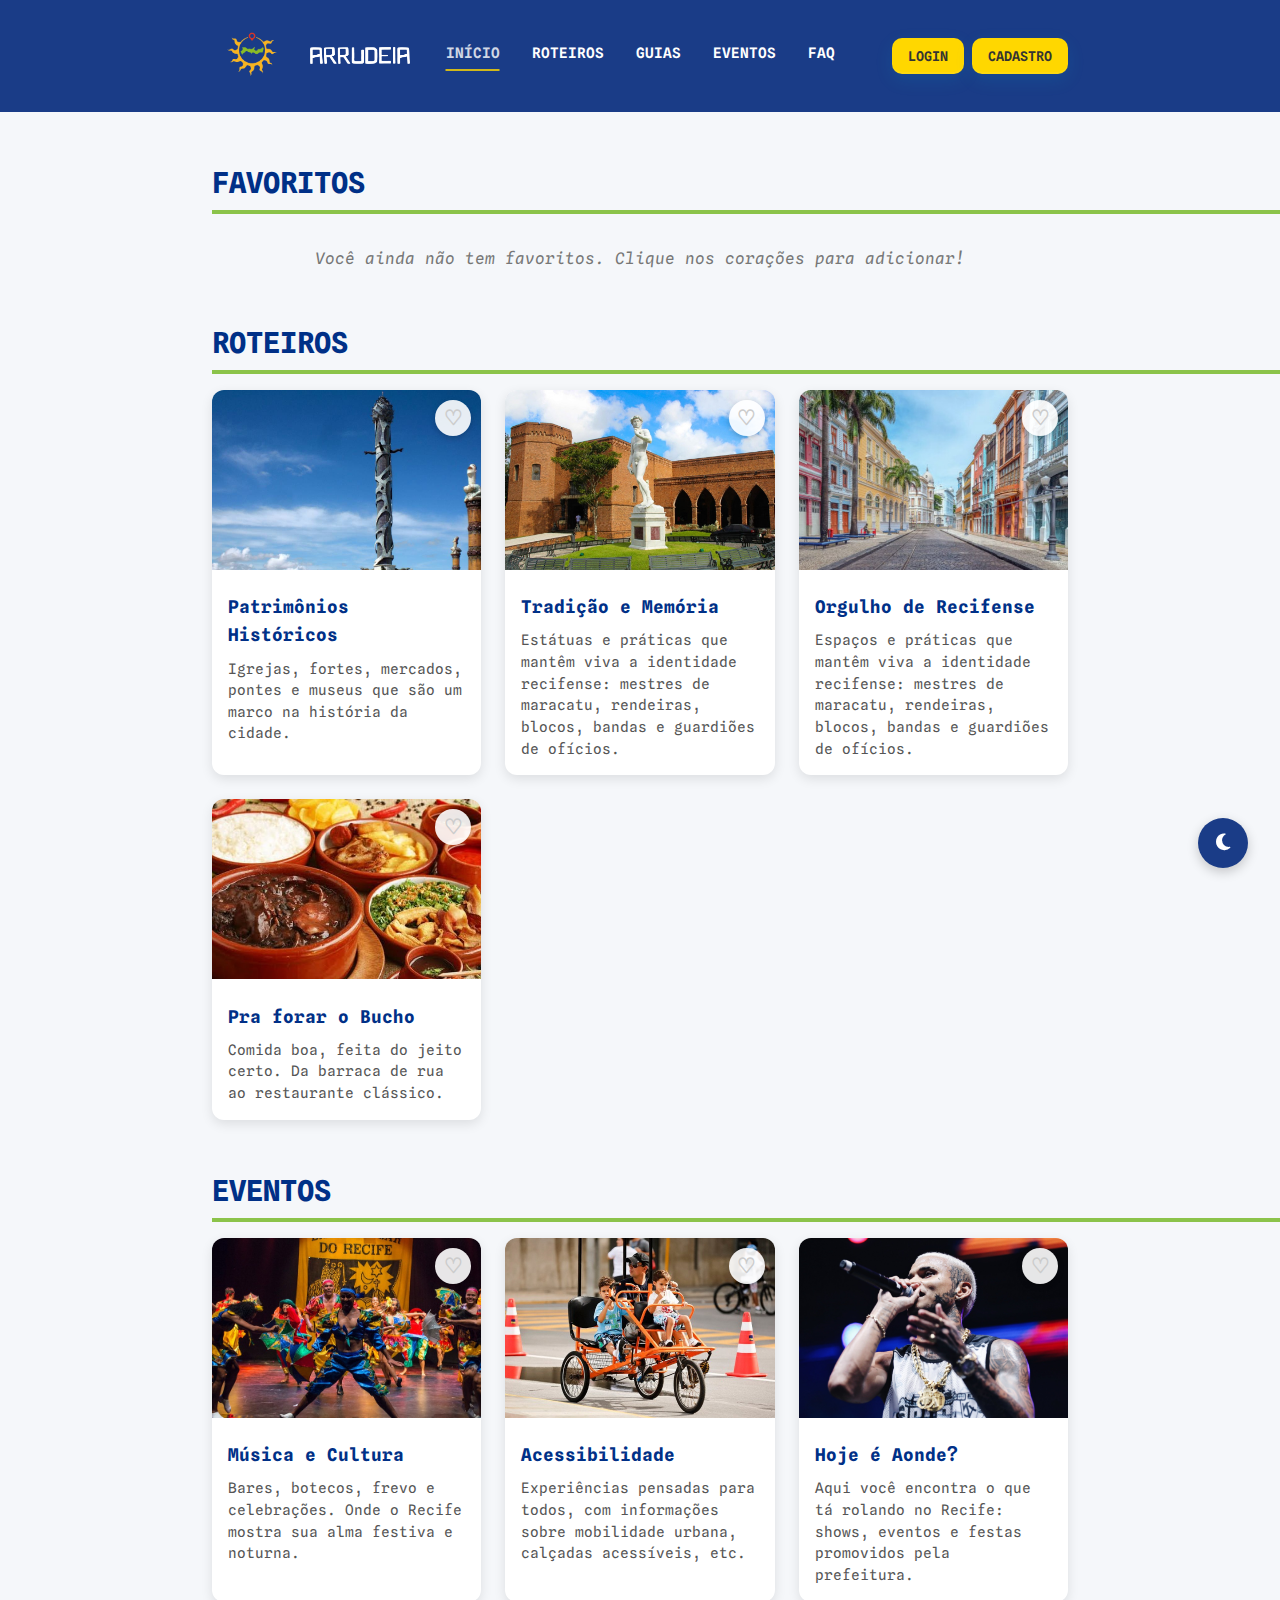
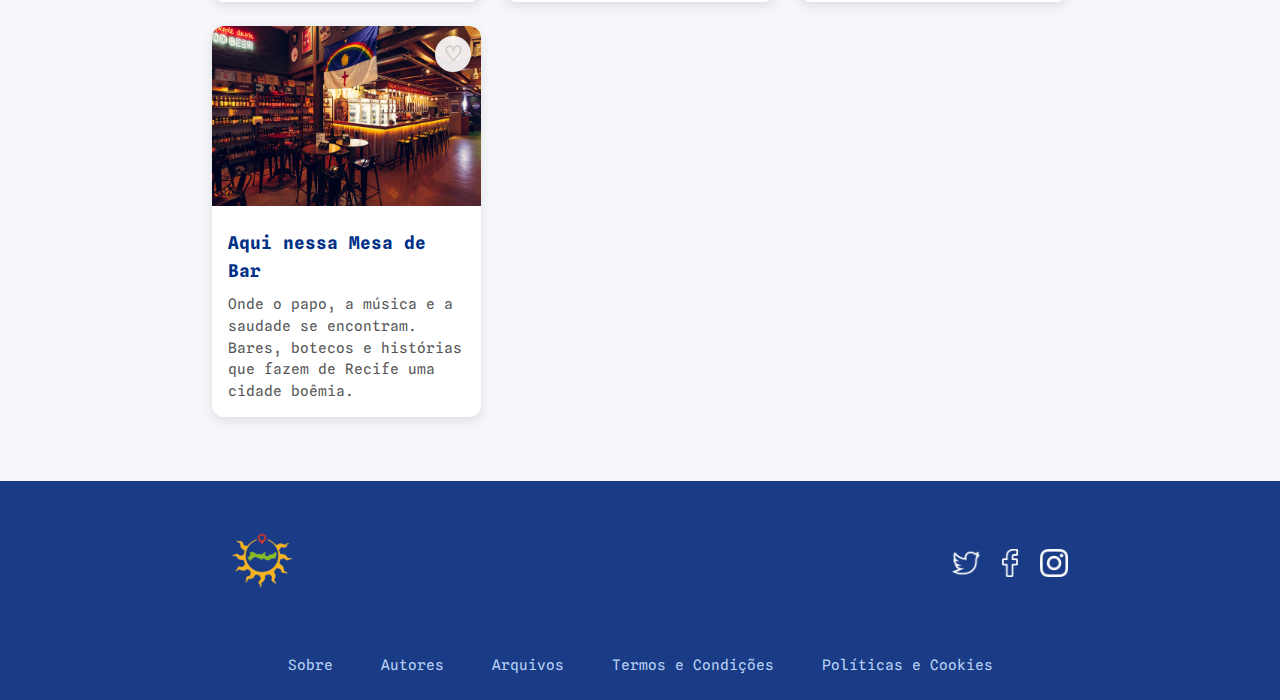
<file: pi_arrudeia-main/teste.html>
<!DOCTYPE html>
<html lang="pt-BR">

<head>
    <meta charset="UTF-8" />
    <meta name="viewport" content="width=device-width, initial-scale=1.0" />
    <title>Arrudeia - Teste</title>
    <link rel="stylesheet" href="css/teste.css" />
    <link href="https://fonts.googleapis.com/css2?family=Montserrat:wght@400;600;700&display=swap" rel="stylesheet">
    <link rel="stylesheet" href="css/theme.css" />
    <link rel="stylesheet" href="https://cdnjs.cloudflare.com/ajax/libs/font-awesome/6.5.0/css/all.min.css">
    <link rel="preconnect" href="https://fonts.googleapis.com">
    <link rel="preconnect" href="https://fonts.gstatic.com" crossorigin>
    <link href="https://fonts.googleapis.com/css2?family=Spline+Sans+Mono:ital,wght@0,300..700;1,300..700&display=swap"
        rel="stylesheet">
    <link rel="icon" href="assets/logo colorida 1.png" type="image/x-icon">
    <link rel="shortcut icon" href="assets/logo colorida 1.png" type="image/x-icon">
</head>

<body>

    <!-- Botão de tema -->
    <button class="theme-toggle" aria-label="Alternar tema">
        <i class="fas fa-moon"></i>
    </button>

    <header class="header">
        <div class="container header-content">
            <div class="logo">
                <img src="assets/logo-arrudeia.png" style="height: 80px; width: auto;" alt="Arrudeia" class="logo-img">
                <span class="logo-text"><img src="assets/arrudeia_branco.png" alt="logo" style="width: 100px;"></span>
            </div>
            <nav class="nav">
                <a href="index.html" class="nav-link active">Início</a>
                <a href="feed.html" class="nav-link">ROTEIROS</a>
                <a href="guias.html" class="nav-link">GUIAS</a>
                <a href="eventos.html" class="nav-link">EVENTOS</a>
                <a href="faq.html" class="nav-link">FAQ</a>
            </nav>
            <div class="user" id="btn-area">
                <button class="btn btn-login" id="btn-login" onclick="location.href='login.html'">LOGIN</button>
                <button class="btn btn-cadastro" onclick="location.href='cadastro.html'">CADASTRO</button>
            </div>
        </div>
    </header>

    <!-- Main Content -->
    <main class="container">

        <!-- Favoritos -->
        <section class="section" id="favoritos-section">
            <h2 class="section-title">FAVORITOS</h2>
            <div class="grid" id="favoritos-grid">
                <!-- Preenchido dinamicamente -->
            </div>
            <p id="empty-favorites" class="empty-message"
                style="display: none; text-align: center; color: #777; margin-top: 1rem;">
                Você ainda não tem favoritos. Clique nos corações para adicionar!
            </p>
        </section>

        <!-- Roteiros -->
        <section class="section">
            <h2 class="section-title">ROTEIROS</h2>
            <div class="grid" id="roteiros-grid">
                <!-- Cards gerados via JS -->
            </div>
        </section>

        <!-- Eventos -->
        <section class="section">
            <h2 class="section-title">EVENTOS</h2>
            <div class="grid" id="eventos-grid">
                <!-- Cards gerados via JS -->
            </div>
        </section>

    </main>

    <!-- Footer -->
    <footer class="footer">
        <div class="container footer-content">
            <div class="footer-logo">
                <img src="assets/logo-arrudeia.png" alt="Arrudeia" class="footer-logo-img">
            </div>
            <div class="social">
                <a href="#"><img src="assets/twitter.png" alt="Twitter"></a>
                <a href="#"><img src="assets/facebook.png" alt="Facebook"></a>
                <a href="#"><img src="assets/instagram.png" alt="Instagram"></a>
            </div>
        </div>
        <div class="footer-links container">
            <a href="#">Sobre</a>
            <a href="#">Autores</a>
            <a href="#">Arquivos</a>
            <a href="#">Termos e Condições</a>
            <a href="#">Políticas e Cookies</a>
        </div>
    </footer>

    <!-- JavaScript -->
    <script src="js/theme_toggle.js"></script>
    <script src="js/script_home.js"></script>
    <script>
        document.getElementById("btnLogin").addEventListener("click", () => {

            // esconder os antigos
            document.getElementById("btnLogin").classList.add("hidden");
            document.getElementById("btnCadastro").classList.add("hidden");

            // mostrar os novos
            document.getElementById("btnPerfil").classList.remove("hidden");
            document.getElementById("btnSair").classList.remove("hidden");
        });

    </script>
</body>

</html>
</file>
<file: pi_arrudeia-main/css/home.css>
/* ===== :ROOT ===== */
:root {
  --primary: #1a3c87;
  --primary-dark: #152f6e;
  --secondary: #ffd700;
  --bg-body: #f8f9fa;
  --bg-card: #ffffff;
  --text-primary: #333333;
  --text-secondary: #666666;
  --text-light: #888888;
  --border: #dddddd;
  --border-light: #eeeeee;
  --shadow-sm: 0 2px 8px rgba(0,0,0,0.05);
  --shadow-header: 0 2px 10px rgba(0,0,0,0.1);
  --radius-sm: 8px;
  --radius-md: 12px;
  --radius-full: 20px;
}

[data-theme="dark"] {
  --primary: #2c5ab4;
  --primary-dark: #1e40af;
  --secondary: #fbbf24;
  --bg-body: #0f172a;
  --bg-card: #1e293b;
  --text-primary: #f1f5f9;
  --text-secondary: #94a3b8;
  --text-light: #64748b;
  --border: #334155;
  --border-light: #475569;
  --shadow-sm: 0 2px 8px rgba(0,0,0,0.3);
  --shadow-header: 0 2px 10px rgba(0,0,0,0.4);
}
/* Reset e Base */
* {
    font-family: 'Spline Sans Mono', monospace;
    font-optical-sizing: auto;   /* deixa mais bonito em tamanhos diferentes */
    font-style: normal;
    margin: 0;
    padding: 0;
    box-sizing: border-box;
  }
  
  body {
    font-family: 'Montserrat', sans-serif;
    background-color: #f5f7fa;
    color: #333;
    line-height: 1.6;
  }
  
  .container {
    max-width: 70%  ;
    margin: 0 auto;
    padding: 0 20px;
  }
  
  /* Header */
  .header {
    background: var(--primary);
    color: white;
    padding: 1rem 0;
    position: sticky;
    top: 0;
    z-index: 100;
  }
  
  .header-content {
    display: flex;
    justify-content: space-between;
    align-items: center;
  }
  
  .logo {
    display: flex;
    align-items: center;
    gap: 10px;
    font-weight: 700;
    font-size: 1.5rem;
  }
  
  /* css/style.css */
.logo-img {
    height: 48px;
    width: auto;
    object-fit: contain;
    /* REMOVA O FILTRO */
    /* filter: brightness(0) invert(1); */
  }
  
  .logo-text {
    color: rgb(255, 255, 255);
    font-weight: 700;
    font-size: 1.4rem;
    margin-left: 8px;
  }
  
  .nav {
    display: flex;
    gap: 2rem;
    padding-right: 5rem;
  }
  
  .nav-link {
    color: white;
    text-decoration: none;
    font-weight: 600;
    text-transform: uppercase;
    font-size: 0.9rem;
    transition: opacity 0.3s;
  }
  
  .nav-link:hover,
  .nav-link.active {
    opacity: 0.8;
    border-bottom: 2px solid #ffd700;
    padding-bottom: 5px;
  }
  
  .user {
    display: flex;
    align-items: center;
    gap: 8px;
    font-size: 0.9rem;
  }
  
  .user-avatar {
    width: 32px;
    height: 32px;
    border-radius: 50%;
    object-fit: cover;
  }
  
  /* Sections */
  .section {
    margin: 3rem 0;
  }
  
  .section-title {
    font-size: 1.8rem;
    color: #003087;
    margin-bottom: 1.5rem;
    position: relative;
    display: inline-block;
  }
  
  .section-title::after {
    content: '';
    position: absolute;
    bottom: -8px;
    left: 0;
    width: 1160px;
    height: 4px;
    background: #8bc34a;
  }
  
  /* Grid de Cards */
  .grid {
    display: grid;
    grid-template-columns: repeat(auto-fit, minmax(260px, 1fr));
    gap: 1.5rem;
  }
  
  .card {
    background: white;
    border-radius: 12px;
    overflow: hidden;
    box-shadow: 0 4px 12px rgba(0,0,0,0.1);
    transition: transform 0.3s, box-shadow 0.3s;
    position: relative;
  }
  
  .card:hover {
    transform: translateY(-8px);
    box-shadow: 0 12px 20px rgba(0,0,0,0.15);
  }
  
  .card-img {
    width: 100%;
    height: 180px;
    object-fit: cover;
  }
  
  .card-fav {
    position: absolute;
    top: 10px;
    right: 10px;
    background: #ffd700;
    color: #003087;
    width: 32px;
    height: 32px;
    border-radius: 50%;
    display: flex;
    align-items: center;
    justify-content: center;
    font-size: 1.2rem;
    font-weight: bold;
  }
  
  .card h3 {
    font-size: 1.1rem;
    margin: 1rem 1rem 0.5rem;
    color: #003087;
  }
  
  .card p {
    font-size: 0.9rem;
    color: #555;
    margin: 0 1rem 1rem;
    line-height: 1.5;
  }
  
  /* Footer */
.footer {
  background: var(--primary);
  color: white;
  padding: 2rem 0 1rem;
  margin-top: 4rem;
}
  
  .footer-content {
    display: flex;
    justify-content: space-between;
    align-items: center;
    margin-bottom: 1.5rem;
  }
  
  .footer-logo-img {
    height: 100px;
  }
  
  .social {
    display: flex;
    gap: 1rem;
  }
  
  .social img {
    width: 28px;
    height: 28px;
    filter: brightness(0) invert(1);
  }
  
  /* Responsividade */
  @media (max-width: 992px) {
    .header-content {
      flex-direction: column;
      gap: 1rem;
      text-align: center;
    }
  
    .nav {
      order: 3;
    }
  
    .grid {
      grid-template-columns: repeat(auto-fit, minmax(220px, 1fr));
    }
  }
  
  @media (max-width: 768px) {
    .nav {
      gap: 1rem;
      font-size: 0.85rem;
    }
  
    .section-title {
      font-size: 1.5rem;
    }
  
    .card h3 {
      font-size: 1rem;
    }
  
    .card p {
      font-size: 0.85rem;
    }
  }
  
  @media (max-width: 768px) {
    .logo-img {
      height: 40px;
    }
    .logo-text {
      font-size: 1.2rem;
    }
  }
  
  @media (max-width: 576px) {
    .logo-img {
      height: 36px;
    }
    .logo-text {
      font-size: 1.1rem;
    }
  }
  
    .user span {
      display: none;
    }

    /* Estrela de favorito interativa */
/* Coração de favorito interativo */
.card-fav {
    position: absolute;
    top: 10px;
    right: 10px;
    background: rgba(255, 255, 255, 0.9);
    color: #ccc;
    width: 36px;
    height: 36px;
    border-radius: 50%;
    display: flex;
    align-items: center;
    justify-content: center;
    font-size: 1.3rem;
    cursor: pointer;
    transition: all 0.3s ease;
    box-shadow: 0 2px 6px rgba(0,0,0,0.2);
    z-index: 10;
    font-family: sans-serif;
  }
  
  .card-fav:hover {
    transform: scale(1.15);
    background: #ff4757;
    color: white;
  }
  
  .card-fav.active {
    background: #ff4757;
    color: white;
    animation: heartbeat 0.6s ease;
  }
  
  @keyframes heartbeat {
    0% { transform: scale(1); }
    20% { transform: scale(1.25); }
    40% { transform: scale(1.1); }
    60% { transform: scale(1.3); }
    80% { transform: scale(1.15); }
    100% { transform: scale(1); }
  }
  
  /* Mensagem de vazio */
  .empty-message {
    font-style: italic;
  }

  /* Footer Links - Responsivo e Horizontal em Desktop */
.footer-links {
    display: flex;
    flex-wrap: wrap;
    gap: 2rem;
    justify-content: center;
    font-size: 0.9rem;
    margin-top: 1.5rem;
    padding: 0.5rem 0;
  }
  
  .footer-links a {
    color: #bbd4f7;
    text-decoration: none;
    transition: color 0.3s ease;
    white-space: nowrap;
  }
  
  .footer-links a:hover {
    color: #ffd700;
  }
  
  /* Desktop: links em linha (horizontal) */
  @media (min-width: 992px) {
    .footer-links {
      justify-content: center;
      gap: 3rem;
      flex-wrap: nowrap;
    }
  }
  
  /* Tablet e Mobile: mantém em coluna ou quebra suave */
  @media (max-width: 991px) {
    .footer-links {
      flex-direction: column;
      align-items: center;
      gap: 1rem;
    }
  }
</file>
<file: pi_arrudeia-main/css/theme.css>
/* Theme variables and dark mode overrides (copied/adapted from feed.css) */
:root {
  --primary: #1a3c87;
  --primary-dark: #152f6e;
  --secondary: #ffd700;
  --bg-body: #f8f9fa;
  --bg-card: #ffffff;
  --text-primary: #333333;
  --text-secondary: #666666;
  --text-light: #888888;
  --border: #dddddd;
  --border-light: #eeeeee;
  --shadow-sm: 0 2px 8px rgba(0,0,0,0.05);
  --shadow-header: 0 2px 10px rgba(0,0,0,0.1);
  --radius-sm: 8px;
  --radius-md: 12px;
  --radius-full: 20px;
}

[data-theme="dark"] {
  --primary: #2c5ab4;
  --primary-dark: #1e40af;
  --secondary: #fbbf24;
  --bg-body: #0f172a;
  --bg-card: #1e293b;
  --text-primary: #f1f5f9;
  --text-secondary: #94a3b8;
  --text-light: #64748b;
  --border: #334155;
  --border-light: #475569;
  --shadow-sm: 0 2px 8px rgba(0,0,0,0.3);
  --shadow-header: 0 2px 10px rgba(0,0,0,0.4);
}

/* Theme toggle button */
.theme-toggle {
  position: fixed;
  bottom: 2rem;
  right: 2rem;
  background: var(--primary);
  color: white;
  border: none;
  width: 50px;
  height: 50px;
  border-radius: 50%;
  font-size: 1.2rem;
  cursor: pointer;
  box-shadow: 0 4px 12px rgba(0,0,0,0.2);
  z-index: 1000;
  transition: all 0.3s ease;
  display: flex;
  align-items: center;
  justify-content: center;
}

.theme-toggle:hover {
  background: var(--primary-dark);
  transform: scale(1.05);
}

.theme-toggle i { transition: transform 0.3s ease; }
[data-theme="dark"] .theme-toggle i { transform: rotate(180deg); }

/* Basic overrides when dark theme is active (for home.css) */
[data-theme="dark"] body {
  background: var(--bg-body) !important;
  color: var(--text-primary) !important;
}

[data-theme="dark"] .card {
  background: var(--bg-card) !important;
  color: var(--text-primary) !important;
  box-shadow: var(--shadow-sm) !important;
}

[data-theme="dark"] .section-title {
  color: var(--primary) !important;
}

[data-theme="dark"] .card h3 {
  color: var(--primary) !important;
}

[data-theme="dark"] .card p {
  color: var(--text-secondary) !important;
}

[data-theme="dark"] .empty-message { color: var(--text-light) !important; }

[data-theme="dark"] .footer {
  background: var(--primary-dark) !important;
}

[data-theme="dark"] .footer-links a { color: #9fb7e6 !important; }

[data-theme="dark"] .card-fav { background: rgba(255,255,255,0.03) !important; color: var(--text-light) !important; }

/* Nav links keep white on dark */
[data-theme="dark"] .nav-link { color: white !important; }
[data-theme="dark"] .logo-text { color: white !important; }

/* Small adjustments for contrast */
[data-theme="dark"] .social img { filter: none !important; }

/* Ensure inputs / buttons adapt if present */
[data-theme="dark"] input, [data-theme="dark"] textarea {
  background: var(--bg-card) !important;
  color: var(--text-primary) !important;
  border: 1px solid var(--border) !important;
}
</file>
<file: pi_arrudeia-main/css/faq.css>
/* ===== :ROOT ===== */
:root {
  --primary: #1a3c87;
  --primary-dark: #152f6e;
  --secondary: #ffd700;
  --bg-body: #f8f9fa;
  --bg-card: #ffffff;
  --text-primary: #333333;
  --text-secondary: #666666;
  --text-light: #888888;
  --border: #dddddd;
  --border-light: #eeeeee;
  --shadow-sm: 0 2px 8px rgba(0,0,0,0.05);
  --shadow-header: 0 2px 10px rgba(0,0,0,0.1);
  --radius-sm: 8px;
  --radius-md: 12px;
  --radius-full: 20px;
}

[data-theme="dark"] {
  --primary: #2c5ab4;
  --primary-dark: #1e40af;
  --secondary: #fbbf24;
  --bg-body: #0f172a;
  --bg-card: #1e293b;
  --text-primary: #f1f5f9;
  --text-secondary: #94a3b8;
  --text-light: #64748b;
  --border: #334155;
  --border-light: #475569;
  --shadow-sm: 0 2px 8px rgba(0,0,0,0.3);
  --shadow-header: 0 2px 10px rgba(0,0,0,0.4);
}

/* Reset e Base */
* {
    font-family: 'Spline Sans Mono', monospace;
    font-optical-sizing: auto;   /* deixa mais bonito em tamanhos diferentes */
    font-style: normal;
    margin: 0;
    padding: 0;
    box-sizing: border-box;
  }
  
  body {
    font-family: 'Montserrat', sans-serif;
    background-color: #f5f7fa;
    color: #333;
    line-height: 1.6;
  }
  
  .container {
    max-width: 70%;
    margin: 0 auto;
    padding: 0 20px;
  }
  
  /* Header */
  .header {
    background: #003087;
    color: white;
    padding: 1rem 0;
    position: sticky;
    top: 0;
    z-index: 100;
  }
  
  .header-content {
    display: flex;
    justify-content: space-between;
    align-items: center;
  }
  
  .logo {
    display: flex;
    align-items: center;
    gap: 10px;
    font-weight: 700;
    font-size: 1.5rem;
  }
  
  /* css/style.css */
.logo-img {
    height: 48px;
    width: auto;
    object-fit: contain;
    /* REMOVA O FILTRO */
    /* filter: brightness(0) invert(1); */
  }
  
  .logo-text {
    color: rgb(255, 255, 255);
    font-weight: 700;
    font-size: 1.4rem;
    margin-left: 8px;
  }
  
  .nav {
    display: flex;
    gap: 2rem;
    padding-right: 5rem;
  }
  
  .nav-link {
    color: white;
    text-decoration: none;
    font-weight: 600;
    text-transform: uppercase;
    font-size: 0.9rem;
    transition: opacity 0.3s;
  }
  
  .nav-link:hover,
  .nav-link.active {
    opacity: 0.8;
    border-bottom: 2px solid #ffd700;
    padding-bottom: 5px;
  }
  
  .user {
    display: flex;
    align-items: center;
    gap: 8px;
    font-size: 0.9rem;
  }
  
  .user-avatar {
    width: 32px;
    height: 32px;
    border-radius: 50%;
    object-fit: cover;
  }

  /* Botão de tema */
.theme-toggle {
  position: fixed;
  bottom: 2rem;
  right: 2rem;
  background: var(--primary);
  color: white;
  border: none;
  width: 50px;
  height: 50px;
  border-radius: 50%;
  font-size: 1.2rem;
  cursor: pointer;
  box-shadow: 0 4px 12px rgba(0,0,0,0.2);
  z-index: 1000;
  transition: all 0.3s ease;
  display: flex;
  align-items: center;
  justify-content: center;
}

.theme-toggle:hover {
  background: var(--primary-dark);
  transform: scale(1.1);
}

.theme-toggle i {
  transition: transform 0.3s ease;
}

[data-theme="dark"] .theme-toggle i {
  transform: rotate(180deg);
}
  
/* CONTEÚDO */
.perguntas-frequentes {
    text-align: center;
    font-size: 25px;
    margin-top: 50px;
    color: #174B9E;
}

.texto-perguntas-frequentes {
    margin-top: 10px;
    font-size: 15px;
    color: #174B9E;
    font-size: 25px;
}

.perguntas-respostas {
    max-width: 1000px;
    margin: 40px auto 100px;
    display: flex;
    flex-direction: column;
    gap: 18px;
}

.faq-item{
    background: #ffffff;
    padding: 22px 25px;
    border-radius: 12px;
    border: 1px solid #dfdfdf;
    position: relative;
    display: flex;
    flex-direction: column;
    gap: 10px;
    cursor: pointer;
    transition: 0.2s ease;
}

.perguntas-respostas h3 {
    font-size: 20px;
    font-weight: 600;
    margin: 0;
    color: #000;
}

.perguntas-respostas p {
    font-size: 16px;
    line-height: 1.6;
    color: #333;
    margin: 0;
    max-width: 95%;
}

.material-symbols-outlined {
    position: absolute;
    right: 20px;
    top: 22px;
    font-size: 32px;
    cursor: pointer;
    color: #174B9E;
    transition: transform .2s ease;
}

.material-symbols-outlined:hover {
    transform: scale(1.2);
}

/* Footer */
.footer {
  background: var(--primary);
  color: white;
  padding: 2rem 0 1rem;
  margin-top: 4rem;
}
  .footer-content {
    display: flex;
    justify-content: space-between;
    align-items: center;
    margin-bottom: 1.5rem;
  }
  
  .footer-logo-img {
    height: 50px;
  }
  
  .social {
    display: flex;
    gap: 1rem;
  }
  
  .social img {
    width: 28px;
    height: 28px;
    filter: brightness(0) invert(1);
  }

.faq-answer {
    display: none;
}

.faq-item.aberto .faq-answer {
    display: block;
}


@media (max-width: 1200px) {
    nav {
        gap: 80px;
    }
    .opções-do-menu {
        gap: 30px;
    }
}

@media (max-width: 900px) {
    nav {
        gap: 40px;
    }
    .opções-do-menu {
        gap: 20px;
    }
    .nome-logo-arrudeia {
        font-size: 20px;
    }
}

@media (max-width: 600px) {
    .opções-do-menu li {
        font-size: 13px;
    }
    nav {
        gap: 20px;
    }
    .botoes-login button {
        padding: 6px 14px;
        font-size: 12px;
    }
    .nome-logo-arrudeia {
        font-size: 18px;
    }
    .logo-menu {
        width: 45px;
    }
}
</file>
<file: pi_arrudeia-main/css/guias.css>
/* ===== :ROOT ===== */
:root {
  --primary: #1a3c87;
  --primary-dark: #152f6e;
  --secondary: #ffd700;
  --bg-body: #f8f9fa;
  --bg-card: #ffffff;
  --text-primary: #333333;
  --text-secondary: #666666;
  --text-light: #888888;
  --border: #dddddd;
  --border-light: #eeeeee;
  --shadow-sm: 0 2px 8px rgba(0,0,0,0.05);
  --shadow-header: 0 2px 10px rgba(0,0,0,0.1);
  --radius-sm: 8px;
  --radius-md: 12px;
  --radius-full: 20px;
}

[data-theme="dark"] {
  --primary: #2c5ab4;
  --primary-dark: #1e40af;
  --secondary: #fbbf24;
  --bg-body: #0f172a;
  --bg-card: #1e293b;
  --text-primary: #f1f5f9;
  --text-secondary: #94a3b8;
  --text-light: #64748b;
  --border: #334155;
  --border-light: #475569;
  --shadow-sm: 0 2px 8px rgba(0,0,0,0.3);
  --shadow-header: 0 2px 10px rgba(0,0,0,0.4);
}

* {
    font-family: 'Spline Sans Mono', monospace;
    font-optical-sizing: auto;   /* deixa mais bonito em tamanhos diferentes */
    font-style: normal;
    margin: 0;
    padding: 0;
    box-sizing: border-box;
  }
  
  body {
    font-family: 'Montserrat', sans-serif;
    background-color: #f5f7fa;
    color: #333;
    line-height: 1.6;
  }
  
  .container {
    max-width: 70%  ;
    margin: 0 auto;
    padding: 0 20px;
  }
  
  /* Header */
  .header {
    background: var(--primary);
    color: white;
    padding: 1rem 0;
    position: sticky;
    top: 0;
    z-index: 100;
  }
  
  .header-content {
    display: flex;
    justify-content: space-between;
    align-items: center;
  }
  
  .logo {
    display: flex;
    align-items: center;
    gap: 10px;
    font-weight: 700;
    font-size: 1.5rem;
  }
  
  /* css/style.css */
.logo-img {
    height: 48px;
    width: auto;
    object-fit: contain;
    /* REMOVA O FILTRO */
    /* filter: brightness(0) invert(1); */
  }
  
  .logo-text {
    color: rgb(255, 255, 255);
    font-weight: 700;
    font-size: 1.4rem;
    margin-left: 8px;
  }
  
  .nav {
    display: flex;
    gap: 2rem;
    padding-right: 5rem;
  }
  
  .nav-link {
    color: white;
    text-decoration: none;
    font-weight: 600;
    text-transform: uppercase;
    font-size: 0.9rem;
    transition: opacity 0.3s;
  }
  
  .nav-link:hover,
  .nav-link.active {
    opacity: 0.8;
    border-bottom: 2px solid #ffd700;
    padding-bottom: 5px;
  }
  
  .user {
    display: flex;
    align-items: center;
    gap: 8px;
    font-size: 0.9rem;
  }
  
  .user-avatar {
    width: 32px;
    height: 32px;
    border-radius: 50%;
    object-fit: cover;
  }
/* Botão de tema */
.theme-toggle {
  position: fixed;
  bottom: 2rem;
  right: 2rem;
  background: var(--primary);
  color: white;
  border: none;
  width: 50px;
  height: 50px;
  border-radius: 50%;
  font-size: 1.2rem;
  cursor: pointer;
  box-shadow: 0 4px 12px rgba(0,0,0,0.2);
  z-index: 1000;
  transition: all 0.3s ease;
  display: flex;
  align-items: center;
  justify-content: center;
}

.theme-toggle:hover {
  background: var(--primary-dark);
  transform: scale(1.1);
}

.theme-toggle i {
  transition: transform 0.3s ease;
}

[data-theme="dark"] .theme-toggle i {
  transform: rotate(180deg);
}

/* ==== TITULO ==== */
.titulo {
    color: var(--primary);
    margin: auto;
    padding-top: 2rem;
    width: 90%;
    border-bottom: solid 2px #8ABC25;
}

/* ===== PAINEL DE GUIAS ===== */
.guias-painel {
    display: grid;
    grid-template-columns: repeat(auto-fit, minmax(30%, 1fr));
    gap: 2rem;
    margin: auto;
    padding: 4rem;
    width: 100%;
}

/* ===== CARD DO GUIA ===== */
.guia {
    background-color: var(--primary);
    color: var(--text-light);
    border-radius: 15px;
    padding: 3rem;
    height: 100%;
}

/* Cabeçalho do guia */
.guia-header {
    display: flex;
    gap: 1rem;
}

.guia-nome h2 {
    color: var(--secondary);
}

.guia-nome h3 {
    color: white;
}

/* Imagem */
.guia_img {
    width: 142px;
    height: 116px;
    display: flex;
    justify-content: center;
    align-items: center;
    overflow: hidden;
    border-radius: 15px;
}

.guia_img img {
    height: 100%;
}

/* Descrição */
.guia-descricao {
    text-align: justify;
    margin: auto;
    font-size: 1em;
    color: white;
    word-spacing: -2px;
    padding: 0.50rem;
    padding-top: 2rem;
}

/* Redes sociais */
.guia-social {
    padding: 1rem;
    padding-top: 2rem;
    display: flex;
    justify-content: space-around;
    align-items: center;
}

.icones {
    display: flex;
    justify-content: space-evenly;
    gap: 2rem;
}

.icones img {
    max-width: 1.5rem;
}

.footer {
  background: var(--primary);
  color: white;
  padding: 2rem 0 1rem;
  margin-top: 4rem;
}
 
/* Container interno */
.footer-content {
  display: flex;
  justify-content: space-between;
  align-items: center;
  margin-bottom: 1.5rem;
}
 
/* Logo no footer */
.footer-logo-img {
  height: 100px;
}
 
/* Ícones de redes sociais */
.social {
  display: flex;
  gap: 1rem;
}
.social img {
  width: 28px;
  height: 28px;
  filter: brightness(0) invert(1);
}
 
/* Links do rodapé */
.footer-links {
  display: flex;
  flex-wrap: wrap;
  gap: 2rem;
  justify-content: center;
  font-size: 0.9rem;
  margin-top: 1.5rem;
  padding: 0.5rem 0;
}
.footer-links a {
  color: #bbd4f7;
  text-decoration: none;
  transition: color 0.3s ease;
  white-space: nowrap;
}
.footer-links a:hover {
  color: #ffd700;
}

.mains{
  max-width: 75%;
  margin: auto;
}

@media (max-width:1400px) {
    .guias-painel {
        grid-template-columns: repeat(auto-fit, minmax(40%, 1fr));
    }
}

@media (max-width:700px) {
    .guias-painel {
        grid-template-columns: repeat(auto-fit, minmax(60%, 1fr));
    }
}
</file>
<file: pi_arrudeia-main/css/login.css>
@charset 'UTF-8';
@import url('https://fonts.googleapis.com/css2?family=Spline+Sans+Mono:ital,wght@0,300..700;1,300..700&display=swap');

* {
    font-family: 'Spline Sans Mono', monospace;
    font-optical-sizing: auto;   /* deixa mais bonito em tamanhos diferentes */
    font-style: normal;
    margin: 0;
    padding: 0;
    box-sizing: border-box;
  }

/* ===== :ROOT ===== */
:root {
  --primary: #1a3c87;
  --primary-dark: #152f6e;
  --secondary: #ffd700;
  --bg-body: #f8f9fa;
  --bg-card: #ffffff;
  --btn-reverse: #333333;
  --text-primary: #333333;
  --text-secondary: #666666;
  --text-light: #888888;
  --border: #dddddd;
  --border-light: #eeeeee;
  --shadow-sm: 0 2px 8px rgba(0,0,0,0.05);
  --shadow-header: 0 2px 10px rgba(0,0,0,0.1);
  --radius-sm: 8px;
  --radius-md: 12px;
  --radius-full: 20px;
}

[data-theme="dark"] {
  --primary: #2c5ab4;
  --primary-dark: #1e40af;
  --secondary: #fbbf24;
  --bg-body: #0f172a;
  --bg-card: #1e293b;
  --btn-reverse: #f1f1f1;
  --text-primary: #f1f5f9;
  --text-secondary: #94a3b8;
  --text-light: #64748b;
  --border: #334155;
  --border-light: #475569;
  --shadow-sm: 0 2px 8px rgba(0,0,0,0.3);
  --shadow-header: 0 2px 10px rgba(0,0,0,0.4);
}

/* =============================== */
/* BODY */
/* =============================== */

body {
    background-color: var(--bg-body);
    color: var(--text-primary);
    line-height: 1.6;
}

.container {
    max-width: 1200px;
    margin: 0 auto;
    padding: 0 20px;
}

/* =============================== */
/* HEADER */
/* =============================== */

.header {
    background: var(--primary);
    color: var(--text-primary);
    padding: 1rem 0;
    position: sticky;
    top: 0;
    z-index: 100;
    font-family: 'Spline Sans Mono', monospace;
}

.header-content {
    display: flex;
    justify-content: space-between;
    align-items: center;
}

.logo {
    display: flex;
    align-items: center;
    gap: 10px;
    font-weight: 700;
    font-size: 1.5rem;
}

.logo-img {
    height: 48px;
    width: auto;
    object-fit: contain;
}

.logo-text {
    color: var(--text-primary);
    font-size: 1.4rem;
}

.nav {
    position: absolute;
    left: 50%;
    transform: translateX(-50%);
    display: flex;
    gap: 2rem;
}

.nav-link {
    color: white;
    text-decoration: none;
    font-weight: 600;
    text-transform: uppercase;
    font-size: 0.9rem;
    transition: opacity 0.3s, border-color 0.3s;
    border-bottom: 2px solid transparent;
}

.nav-link:hover,
.nav-link.active {
    opacity: 0.8;
    border-bottom-color: var(--secondary);
}

.user-avatar {
    width: 40px;
    height: 40px;
    border-radius: 50%;
    object-fit: cover;
}

/* =============================== */
/* MAIN LOGIN */
/* =============================== */

main {
    background-image: linear-gradient(130deg, var(--primary), var(--bg-body));
    min-height: 100vh;
    display: flex;
    justify-content: center;
    align-items: center;
    gap: 30px;
}

.main_login {
    width: 100%;
}

.dec {
    object-fit: cover;
    height: 55rem;
}

/* =============================== */
/* CONTAINER FORM */
/* =============================== */

.container_login {
    display: flex;
    flex-direction: column;
    align-items: center;
    width: 45%;
}

/* ABAS LOGIN / CADASTRO */

.tabs-login {
    display: flex;
    justify-content: center;
    gap: 10px;
    margin-bottom: 25px;
}

.aba {
    padding: 10px 20px;
    border-radius: 8px;
    border: 2px solid var(--primary);
    background: var(--bg-card);
    color: var(--text-light);
    cursor: pointer;
    font-weight: bold;
    transition: 0.3s;
}

.aba.active {
    background: var(--primary);
    color: var(--secondary);
}

/* BOX DO FORM */

.login-box {
    background: var(--bg-body);
    padding: 30px;
    border-radius: 12px;
    width: 100%;
    max-width: 420px;
    box-shadow: 0px 4px 15px rgba(0, 0, 0, 0.15);
    text-align: center;

    display: none;
    /* essencial para o sistema de abas */
}

.login-box.active {
    display: block;
}

/* INPUTS */

.input-group {
    text-align: left;
    margin-bottom: 15px;
}

.input-group label {
    font-size: 14px;
    color: var(--text-secondary);
    display: block;
    margin-bottom: 5px;
}

.input-group input {
    width: 100%;
    padding: 10px;
    border: 1px solid --text-primary;
    border-radius: 8px;
    transition: 0.3s;
    outline: none;
}

.input-group input:focus {
    border-color: var(--primary);
    box-shadow: 0px 0px 5px var(--primary);
}

/* BOTÃO */

button {
    width: 100%;
    padding: 12px;
    background: var(--btn-reverse);
    background-size: 200% 200%;
    color: var(--bg-card);
    border: none;
    border-radius: 8px;
    font-size: 1rem;
    cursor: pointer;
    transition: background-position 0.75s ease-in-out;
}

button:hover {
    background-position: right center;
    background: var(--secondary);
    color: var(--btn-reverse);
}

/* =============================== */
/* FOOTER */
/* =============================== */

.footer {
    background: var(--primary);
    color: var(--text-primary);
    padding: 2rem 0 1rem;
}

/* Logo no footer */
.footer-logo {
    display: flex;
    justify-content: center;
}

.footer-logo-img {
    height: 100px;
    margin-bottom: 1rem;
}

/* Ícones de redes sociais */
.social {
    display: flex;
    gap: 1rem;
    justify-content: center;
}

.social img {
    width: 28px;
    height: 28px;
    filter: brightness(0) invert(1);
}

/* Links do rodapé */
.footer-links {
    display: flex;
    flex-wrap: wrap;
    gap: 2rem;
    justify-content: center;
    font-size: 0.9rem;
    margin-top: 1.5rem;
    padding: 0.5rem 0;
}

.footer-links a {
    color: #bbd4f7;
    text-decoration: none;
    transition: color 0.3s ease;
    white-space: nowrap;
}

.footer-links a:hover {
    color: #ffd700;
}

/* =============================== */
/* RESPONSIVIDADE */
/* =============================== */

@media (max-width: 992px) {
    main {
        flex-direction: column;
        padding: 40px 0;
    }

    .dec {
        display: none;
    }

    .container_login {
        width: 80%;
    }

    .footer-links {
        flex-direction: column;
        align-items: center;
        gap: 1rem;
    }

    .footer-content {
        flex-direction: column;
        gap: 1rem;
        text-align: center;
    }
}

@media (max-width: 768px) {
    .dec {
        display: none;
    }

    .container_login {
        width: 90%;
    }

    .container {
        flex-direction: column;
        gap: 1rem;
    }
}

@media (max-width: 480px) {
    .tabs-login {
        flex-direction: column;
        width: 100%;
    }

    .aba {
        width: 100%;
        text-align: center;
    }
}
</file>
<file: pi_arrudeia-main/css/teste.css>
/* ===== :ROOT ===== */
:root {
    --primary: #1a3c87;
    --primary-dark: #152f6e;
    --secondary: #ffd700;
    --bg-body: #f8f9fa;
    --bg-card: #ffffff;
    --text-primary: #333333;
    --text-secondary: #666666;
    --text-light: #888888;
    --border: #dddddd;
    --border-light: #eeeeee;
    --shadow-sm: 0 2px 8px rgba(0, 0, 0, 0.05);
    --shadow-header: 0 2px 10px rgba(0, 0, 0, 0.1);
    --radius-sm: 8px;
    --radius-md: 12px;
    --radius-full: 20px;
    --btn-login-bg: var(--secondary);
    --btn-cadastro-bg: var(--secondary);
}

[data-theme="dark"] {
    --primary: #2c5ab4;
    --primary-dark: #1e40af;
    --secondary: #fbbf24;
    --bg-body: #0f172a;
    --bg-card: #1e293b;
    --text-primary: #f1f5f9;
    --text-secondary: #94a3b8;
    --text-light: #64748b;
    --border: #334155;
    --border-light: #475569;
    --shadow-sm: 0 2px 8px rgba(0, 0, 0, 0.3);
    --shadow-header: 0 2px 10px rgba(0, 0, 0, 0.4);
}

/* Reset e Base */
* {
    font-family: 'Spline Sans Mono', monospace;
    font-optical-sizing: auto;
    /* deixa mais bonito em tamanhos diferentes */
    font-style: normal;
    margin: 0;
    padding: 0;
    box-sizing: border-box;
}

body {
    font-family: 'Montserrat', sans-serif;
    background-color: #f5f7fa;
    color: #333;
    line-height: 1.6;
}

.container {
    max-width: 70%;
    margin: 0 auto;
    padding: 0 20px;
}

/* Header */
.header {
    background: var(--primary);
    color: white;
    padding: 1rem 0;
    position: sticky;
    top: 0;
    z-index: 100;
}

.header-content {
    display: flex;
    justify-content: space-between;
    align-items: center;
}

.logo {
    display: flex;
    align-items: center;
    gap: 10px;
    font-weight: 700;
    font-size: 1.5rem;
}

/* css/style.css */
.logo-img {
    height: 48px;
    width: auto;
    object-fit: contain;
    /* REMOVA O FILTRO */
    /* filter: brightness(0) invert(1); */
}

.logo-text {
    color: rgb(255, 255, 255);
    font-weight: 700;
    font-size: 1.4rem;
    margin-left: 8px;
}

.nav {
    position: absolute;
    left: 50%;
    transform: translateX(-50%);
    display: flex;
    gap: 2rem;
}

.nav-link {
    color: white;
    text-decoration: none;
    font-weight: 600;
    text-transform: uppercase;
    font-size: 0.9rem;
    transition: opacity 0.3s;
}

.nav-link:hover,
.nav-link.active {
    opacity: 0.8;
    border-bottom: 2px solid #ffd700;
    padding-bottom: 5px;
}

.user {
    display: flex;
    align-items: center;
    gap: 8px;
    font-size: 0.9rem;
}

.user-avatar {
    width: 32px;
    height: 32px;
    border-radius: 50%;
    object-fit: cover;
}

.btn {
    --pad-y: 10px;
    --pad-x: 16px;
    display: inline-flex;
    align-items: center;
    gap: 10px;
    padding: var(--pad-y) var(--pad-x);
    border-radius: 10px;
    border: 0;
    cursor: pointer;
    font-weight: 600;
    font-size: normal;
    transition: transform .12s ease, box-shadow .12s ease, background-color .12s ease;
    user-select: none;
    -webkit-tap-highlight-color: transparent;
    background: var(--glass);
    color: inherit;
    position: relative;
    outline: none;
}

.btn:active {
    transform: translateY(1px) scale(.998)
}

.btn:focus-visible {
    box-shadow: 0 0 0 4px rgba(6, 182, 212, 0.14), 0 6px 18px rgba(2, 6, 23, 0.6);
}

/* Primary */
.btn-login {
    background: var(--btn-login-bg);
    color: var(--text-primary);
    box-shadow: 0 6px 18px rgba(6, 182, 212, 0.12), inset 0 -2px 0 rgba(255, 255, 255, 0.06);
}

/* Ghost / outline */
.btn-cadastro {
    background: var(--btn-cadastro-bg);
    color: var(--text-primary);
    box-shadow: 0 6px 18px rgba(6, 182, 212, 0.12), inset 0 -2px 0 rgba(255, 255, 255, 0.06);
}

/* Ripple container (for JS ripple) */
.ripple {
    overflow: hidden;
}

.ripple-effect {
    position: absolute;
    border-radius: 50%;
    transform: scale(0);
    animation: ripple 700ms linear;
    background: rgba(255, 255, 255, 0.18);
    pointer-events: none;
}

@keyframes ripple {
    to {
        transform: scale(6);
        opacity: 0;
    }
}

/* Toggle (aria-pressed) */
.btn-toggle[aria-pressed="true"] {
    background: linear-gradient(90deg, #f97316, #f43f5e);
    color: #fff;
}

/* Loading (spinner) */
.spinner {
    width: 18px;
    height: 18px;
    border-radius: 50%;
    border: 2px solid rgba(255, 255, 255, 0.25);
    border-top-color: rgba(255, 255, 255, 0.85);
    animation: spin 700ms linear infinite;
}

@keyframes spin {
    to {
        transform: rotate(360deg)
    }
}

/* Animated gradient button */
.btn-gradient {
    background: linear-gradient(90deg, #7c3aed, #06b6d4);
    background-size: 200% 200%;
    animation: floatBG 5s ease infinite;
    color: white;
}

@keyframes floatBG {
    0% {
        background-position: 0% 50%
    }

    50% {
        background-position: 100% 50%
    }

    100% {
        background-position: 0% 50%
    }
}

/* small helper */
p.small {
    font-size: 13px;
    color: var(--muted);
    margin: 8px 0 0
}

.hidden {
    display: none;
}

/* Sections */
.section {
    margin: 3rem 0;
}

.section-title {
    font-size: 1.8rem;
    color: #003087;
    margin-bottom: 1.5rem;
    position: relative;
    display: inline-block;
}

.section-title::after {
    content: '';
    position: absolute;
    bottom: -8px;
    left: 0;
    width: 1160px;
    height: 4px;
    background: #8bc34a;
}

/* Grid de Cards */
.grid {
    display: grid;
    grid-template-columns: repeat(auto-fit, minmax(260px, 1fr));
    gap: 1.5rem;
}

.card {
    background: white;
    border-radius: 12px;
    overflow: hidden;
    box-shadow: 0 4px 12px rgba(0, 0, 0, 0.1);
    transition: transform 0.3s, box-shadow 0.3s;
    position: relative;
}

.card:hover {
    transform: translateY(-8px);
    box-shadow: 0 12px 20px rgba(0, 0, 0, 0.15);
}

.card-img {
    width: 100%;
    height: 180px;
    object-fit: cover;
}

.card-fav {
    position: absolute;
    top: 10px;
    right: 10px;
    background: #ffd700;
    color: #003087;
    width: 32px;
    height: 32px;
    border-radius: 50%;
    display: flex;
    align-items: center;
    justify-content: center;
    font-size: 1.2rem;
    font-weight: bold;
}

.card h3 {
    font-size: 1.1rem;
    margin: 1rem 1rem 0.5rem;
    color: #003087;
}

.card p {
    font-size: 0.9rem;
    color: #555;
    margin: 0 1rem 1rem;
    line-height: 1.5;
}

/* Footer */
.footer {
    background: var(--primary);
    color: white;
    padding: 2rem 0 1rem;
    margin-top: 4rem;
}

.footer-content {
    display: flex;
    justify-content: space-between;
    align-items: center;
    margin-bottom: 1.5rem;
}

.footer-logo-img {
    height: 100px;
}

.social {
    display: flex;
    gap: 1rem;
}

.social img {
    width: 28px;
    height: 28px;
    filter: brightness(0) invert(1);
}

/* Responsividade */
@media (max-width: 992px) {
    .header-content {
        flex-direction: column;
        gap: 1rem;
        text-align: center;
    }

    .nav {
        order: 3;
    }

    .grid {
        grid-template-columns: repeat(auto-fit, minmax(220px, 1fr));
    }
}

@media (max-width: 768px) {
    .nav {
        gap: 1rem;
        font-size: 0.85rem;
    }

    .section-title {
        font-size: 1.5rem;
    }

    .card h3 {
        font-size: 1rem;
    }

    .card p {
        font-size: 0.85rem;
    }
}

@media (max-width: 768px) {
    .logo-img {
        height: 40px;
    }

    .logo-text {
        font-size: 1.2rem;
    }
}

@media (max-width: 576px) {
    .logo-img {
        height: 36px;
    }

    .logo-text {
        font-size: 1.1rem;
    }
}

.user span {
    display: none;
}

/* Estrela de favorito interativa */
/* Coração de favorito interativo */
.card-fav {
    position: absolute;
    top: 10px;
    right: 10px;
    background: rgba(255, 255, 255, 0.9);
    color: #ccc;
    width: 36px;
    height: 36px;
    border-radius: 50%;
    display: flex;
    align-items: center;
    justify-content: center;
    font-size: 1.3rem;
    cursor: pointer;
    transition: all 0.3s ease;
    box-shadow: 0 2px 6px rgba(0, 0, 0, 0.2);
    z-index: 10;
    font-family: sans-serif;
}

.card-fav:hover {
    transform: scale(1.15);
    background: #ff4757;
    color: white;
}

.card-fav.active {
    background: #ff4757;
    color: white;
    animation: heartbeat 0.6s ease;
}

@keyframes heartbeat {
    0% {
        transform: scale(1);
    }

    20% {
        transform: scale(1.25);
    }

    40% {
        transform: scale(1.1);
    }

    60% {
        transform: scale(1.3);
    }

    80% {
        transform: scale(1.15);
    }

    100% {
        transform: scale(1);
    }
}

/* Mensagem de vazio */
.empty-message {
    font-style: italic;
}

/* Footer Links - Responsivo e Horizontal em Desktop */
.footer-links {
    display: flex;
    flex-wrap: wrap;
    gap: 2rem;
    justify-content: center;
    font-size: 0.9rem;
    margin-top: 1.5rem;
    padding: 0.5rem 0;
}

.footer-links a {
    color: #bbd4f7;
    text-decoration: none;
    transition: color 0.3s ease;
    white-space: nowrap;
}

.footer-links a:hover {
    color: #ffd700;
}

/* Desktop: links em linha (horizontal) */
@media (min-width: 992px) {
    .footer-links {
        justify-content: center;
        gap: 3rem;
        flex-wrap: nowrap;
    }
}

/* Tablet e Mobile: mantém em coluna ou quebra suave */
@media (max-width: 991px) {
    .footer-links {
        flex-direction: column;
        align-items: center;
        gap: 1rem;
    }
}
</file>
<file: pi_arrudeia-main/css/style.css>
/* ===== RESET ===== */
/* (mesmo reset.css original) */
html, body, div, span, applet, object, iframe,
h1, h2, h3, h4, h5, h6, p, blockquote, pre,
a, abbr, acronym, address, big, cite, code,
del, dfn, em, img, ins, kbd, q, s, samp,
small, strike, strong, sub, sup, tt, var,
b, u, i, center,
dl, dt, dd, ol, ul, li,
fieldset, form, label, legend,
table, caption, tbody, tfoot, thead, tr, th, td,
article, aside, canvas, details, embed, 
figure, figcaption, footer, header, hgroup, 
menu, nav, output, ruby, section, summary,
time, mark, audio, video {
	margin: 0;
	padding: 0;
	border: 0;
	font-size: 100%;
	font: inherit;
	vertical-align: baseline;
}
article, aside, details, figcaption, figure, 
footer, header, hgroup, menu, nav, section {
	display: block;
}
body {
	line-height: 1;
}
ol, ul {
	list-style: none;
}
blockquote, q {
	quotes: none;
}
blockquote:before, blockquote:after,
q:before, q:after {
	content: '';
	content: none;
}
table {
	border-collapse: collapse;
	border-spacing: 0;
}

/* ===== VARIABLES (from feed) ===== */
:root {
  --primary: #1a3c87;
  --primary-dark: #152f6e;
  --secondary: #ffd700;
  --bg-body: #f8f9fa;
  --bg-card: #ffffff;
  --text-primary: #333333;
  --text-secondary: #666666;
  --text-light: #888888;
  --border: #dddddd;
  --border-light: #eeeeee;
  --shadow-sm: 0 2px 8px rgba(0,0,0,0.05);
  --shadow-header: 0 2px 10px rgba(0,0,0,0.1);
  --radius-sm: 8px;
  --radius-md: 12px;
  --radius-full: 20px;
}

[data-theme="dark"] {
  --primary: #2c5ab4;
  --primary-dark: #1e40af;
  --secondary: #fbbf24;
  --bg-body: #0f172a;
  --bg-card: #1e293b;
  --text-primary: #f1f5f9;
  --text-secondary: #94a3b8;
  --text-light: #64748b;
  --border: #334155;
  --border-light: #475569;
  --shadow-sm: 0 2px 8px rgba(0,0,0,0.3);
  --shadow-header: 0 2px 10px rgba(0,0,0,0.4);
}

/* ===== GLOBAL ===== */
* {
  margin: 0;
  padding: 0;
  box-sizing: border-box;
}

body {
  font-family: 'Poppins', sans-serif;
  background: var(--bg-body);
  color: var(--text-primary);
  line-height: 1.6;
  transition: background 0.3s ease;
}

.container {
  max-width: 1200px;
  margin: 0 auto;
  padding: 0 20px;
}

/* Botão de tema */
.theme-toggle {
  position: fixed;
  bottom: 2rem;
  right: 2rem;
  background: var(--primary);
  color: white;
  border: none;
  width: 50px;
  height: 50px;
  border-radius: 50%;
  font-size: 1.2rem;
  cursor: pointer;
  box-shadow: 0 4px 12px rgba(0,0,0,0.2);
  z-index: 1000;
  transition: all 0.3s ease;
  display: flex;
  align-items: center;
  justify-content: center;
}

.theme-toggle:hover {
  background: var(--primary-dark);
  transform: scale(1.1);
}

.theme-toggle i {
  transition: transform 0.3s ease;
}

[data-theme="dark"] .theme-toggle i {
  transform: rotate(180deg);
}

/* ===== HEADER & FOOTER ===== */
.header {
  background: var(--primary);
  color: white;
  padding: 1rem 0;
  position: sticky;
  top: 0;
  z-index: 100;
  box-shadow: var(--shadow-header);
}

.header .container {
  display: flex;
  align-items: center;
  justify-content: space-between;
}

.logo img {
  height: 40px;
}

.nav {
  display: flex;
  gap: 2rem;
}

.nav a {
  color: white;
  text-decoration: none;
  font-weight: 500;
  padding: 0.5rem 0;
  border-bottom: 2px solid transparent;
  transition: 0.3s;
}

.nav a.active,
.nav a:hover {
  border-bottom: 2px solid var(--secondary);
}

.user-name {
  background: var(--secondary);
  color: var(--primary);
  padding: 0.4rem 1rem;
  border-radius: var(--radius-full);
  font-weight: 600;
  font-size: 0.9rem;
}

.user {
  display: flex;
  align-items: center;
  gap: 8px;
}

.user img {
  height: 32px;
  border-radius: 50%;
}

.footer {
  background: var(--primary);
  color: white;
  padding: 2rem 0 1rem;
  margin-top: 4rem;
}

.footer-content {
  display: flex;
  justify-content: space-between;
  align-items: center;
  margin-bottom: 1.5rem;
}

.footer-logo-img {
  height: 56px;
}

.social {
  display: flex;
  gap: 1rem;
}

.social img {
  width: 28px;
  height: 28px;
  filter: brightness(0) invert(1);
}

.footer-links {
  display: flex;
  flex-wrap: wrap;
  gap: 2rem;
  justify-content: center;
  font-size: 0.9rem;
  padding: 0.5rem 0;
}

.footer-links a {
  color: #bbd4f7;
  text-decoration: none;
  transition: color 0.3s ease;
  white-space: nowrap;
}

.footer-links a:hover {
  color: var(--secondary);
}

@media (min-width: 992px) {
  .footer-links {
    gap: 3rem;
    flex-wrap: nowrap;
  }
}

@media (max-width: 991px) {
  .footer-links {
    flex-direction: column;
    align-items: center;
    gap: 1rem;
  }
  .footer-content {
    flex-direction: column;
    gap: 1rem;
    text-align: center;
  }
  .header .container {
    flex-direction: column;
    gap: 1rem;
    text-align: center;
  }
  .nav {
    gap: 1rem;
    justify-content: center;
  }
}

/* ===== FEED-SPECIFIC ===== */
/* (todo o conteúdo de feed.css, ajustado para vars, truncated aqui mas completo) */
.main {
  margin-top: 2rem;
  padding-bottom: 3rem;
}

.main .container {
  display: grid;
  grid-template-columns: 1fr 320px;
  gap: 2rem;
}

.post-form {
  background: var(--bg-card);
  padding: 1rem;
  border-radius: var(--radius-md);
  box-shadow: var(--shadow-sm);
}

/* ... (restante de feed.css, incluindo posts, sidebar, etc.) */

/* ===== HOME-SPECIFIC ===== */
/* (home.css ajustado para vars) */
.section {
  margin: 3rem 0;
}

.section-title {
  font-size: 1.8rem;
  color: var(--primary);
  margin-bottom: 1.5rem;
  position: relative;
  display: inline-block;
}

.section-title::after {
  content: '';
  position: absolute;
  bottom: -8px;
  left: 0;
  width: 100%;
  height: 4px;
  background: #8bc34a; /* mantido, ou var se quiser */
}

.grid {
  display: grid;
  grid-template-columns: repeat(auto-fit, minmax(260px, 1fr));
  gap: 1.5rem;
}

.card {
  background: var(--bg-card);
  border-radius: var(--radius-md);
  overflow: hidden;
  box-shadow: var(--shadow-sm);
  transition: transform 0.3s, box-shadow 0.3s;
  position: relative;
}

.card:hover {
  transform: translateY(-8px);
  box-shadow: var(--shadow-sm);
}

.card-img {
  width: 100%;
  height: 180px;
  object-fit: cover;
}

.card-fav {
  position: absolute;
  top: 10px;
  right: 10px;
  background: rgba(255, 255, 255, 0.9);
  color: var(--text-light);
  width: 36px;
  height: 36px;
  border-radius: 50%;
  display: flex;
  align-items: center;
  justify-content: center;
  font-size: 1.3rem;
  cursor: pointer;
  transition: all 0.3s ease;
}

.card-fav:hover {
  transform: scale(1.15);
  background: #ff4757;
  color: white;
}

.card-fav.active {
  background: #ff4757;
  color: white;
}

.card h3 {
  font-size: 1.1rem;
  margin: 1rem 1rem 0.5rem;
  color: var(--primary);
}

.card p {
  font-size: 0.9rem;
  color: var(--text-secondary);
  margin: 0 1rem 1rem;
  line-height: 1.5;
}

.empty-message {
  text-align: center;
  color: var(--text-light);
  margin-top: 1rem;
  font-style: italic;
}

/* Responsividade home */
@media (max-width: 992px) {
  .grid {
    grid-template-columns: repeat(auto-fit, minmax(220px, 1fr));
  }
}

@media (max-width: 768px) {
  .section-title {
    font-size: 1.5rem;
  }
  .card h3 {
    font-size: 1rem;
  }
  .card p {
    font-size: 0.85rem;
  }
}

/* ===== LOGIN/CADASTRO-SPECIFIC ===== */
/* (login.css ajustado para vars) */
.main_login {
  width: 100vw;
  height: 100vh;
  display: flex;
  justify-content: center;
  align-items: center;
  position: relative;
}

.login-box {
  background: var(--bg-card);
  padding: 30px;
  border-radius: var(--radius-md);
  box-shadow: var(--shadow-sm);
  width: 40%;
  text-align: center;
}

.cad {
  display: flex;
  justify-content: space-evenly;
  align-items: center;
  margin-bottom: 20px;
}

.link {
  text-decoration: none;
  color: white;
  padding: 10px 15px;
  background-color: var(--primary);
  border-top: 2px solid var(--secondary);
  border-radius: var(--radius-sm);
  transition: transform 0.3s ease-in-out;
}

.link:hover {
  color: var(--secondary);
  background-color: var(--bg-card);
  transform: scale(1.1);
}

.input-group {
  text-align: left;
  margin-bottom: 15px;
}

.input-group label {
  font-size: 14px;
  color: var(--text-primary);
  display: block;
  margin-bottom: 5px;
}

.input-group input {
  width: 95%;
  padding: 10px;
  border: 1px solid var(--border);
  border-radius: var(--radius-sm);
  transition: 0.3s;
  background: var(--bg-card);
  color: var(--text-primary);
}

.input-group input:focus {
  border-color: var(--primary);
  box-shadow: 0 0 5px var(--primary);
}

button {
  width: 50%;
  padding: 12px;
  background-color: var(--primary);
  color: white;
  border: none;
  border-radius: var(--radius-sm);
  font-size: 1rem;
  cursor: pointer;
  transition: transform 0.3s ease-in-out;
}

button:hover {
  background-color: var(--secondary);
  transform: scale(1.1);
}

@media (max-width: 1280px) {
  .container {
    margin: 0;
  }
}
</file>
